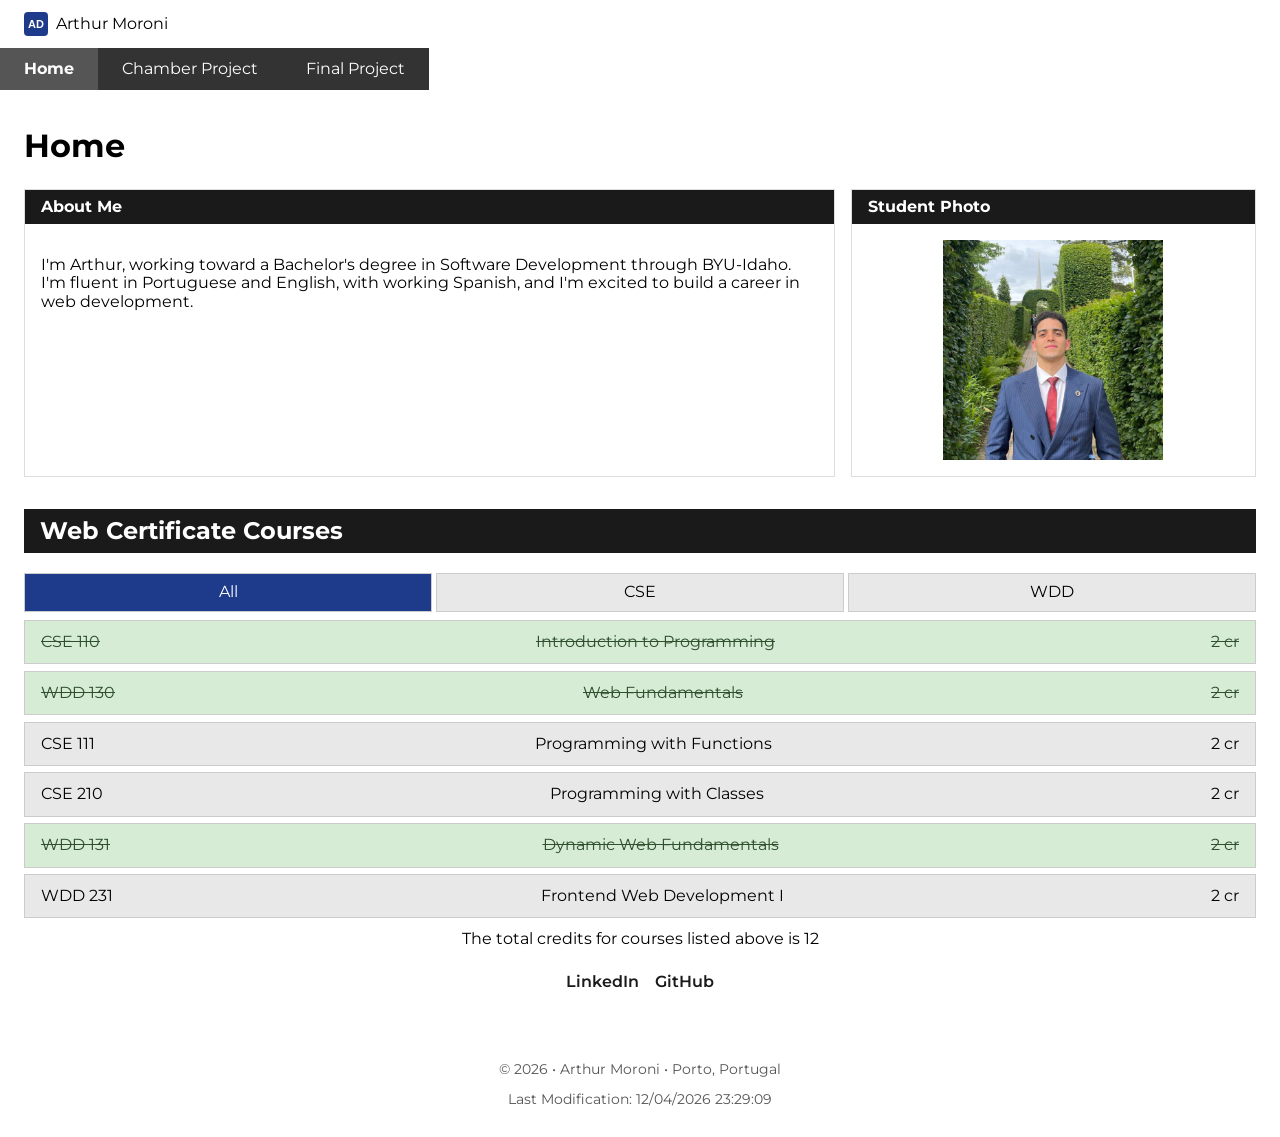
<file: index.html>
<!DOCTYPE html>
<html lang="en">

<head>
  <meta charset="UTF-8">
  <meta name="viewport" content="width=device-width, initial-scale=1.0">
  <meta name="description"
    content="Course home page for Arthur Moroni's WDD 231 repository, with a dynamic course list.">
  <meta name="author" content="Arthur Moroni">
  <link rel="icon" type="image/svg+xml" href="images/logo.svg">

  <!-- Google Fonts -->
  <link rel="preconnect" href="https://fonts.googleapis.com">
  <link rel="preconnect" href="https://fonts.gstatic.com" crossorigin>
  <link href="https://fonts.googleapis.com/css2?family=Montserrat:wght@400;700&display=swap" rel="stylesheet">

  <!-- Open Graph -->
  <meta property="og:title" content="WDD 231 – Arthur Moroni">
  <meta property="og:description"
    content="Arthur Moroni's course home page for WDD 231 Web Frontend Development I, with projects and a dynamic list of web certificate courses.">
  <meta property="og:image" content="https://arthurrmoroni.github.io/wdd231/images/profile.jpg">
  <meta property="og:url" content="https://arthurrmoroni.github.io/wdd231/">

  <title>WDD 231 – Arthur Moroni</title>
  <link rel="stylesheet" href="styles/normalize.css">
  <link rel="stylesheet" href="styles/styles.css">
  <script src="scripts/navigation.js" defer></script>
  <script src="scripts/date.js" defer></script>
  <script src="scripts/course.js" defer></script>
</head>

<body>
  <header>
    <img src="images/logo.svg" alt="Arthur Moroni logo" width="24" height="24">
    <span>Arthur Moroni</span>
    <button id="nav-button" class="hamburger" aria-label="Toggle navigation" aria-expanded="false"></button>
  </header>

  <nav id="primary-nav">
    <ul>
      <li><a href="index.html" aria-current="page">Home</a></li>
      <li><a href="chamber/">Chamber Project</a></li>
      <li><a href="chamber/">Final Project</a></li>
    </ul>
  </nav>

  <main>
    <h1>Home</h1>

    <div class="about-grid">
      <section class="about-me">
        <h2>About Me</h2>
        <p>I'm Arthur, working toward a Bachelor's degree in
          Software Development through BYU-Idaho. I'm fluent in Portuguese and English, with working Spanish, and I'm
          excited to build a career in web development.</p>
      </section>
      <section class="student-photo">
        <h2>Student Photo</h2>
        <img src="images/profile.jpg" alt="Photo of Arthur Moroni">
      </section>
    </div>

    <section id="courses">
      <h2>Web Certificate Courses</h2>
      <div class="filters">
        <button data-subject="all" class="active">All</button>
        <button data-subject="CSE">CSE</button>
        <button data-subject="WDD">WDD</button>
      </div>
      <div id="course-list"></div>
      <p>The total credits for courses listed above is <span id="credit-total">0</span></p>
    </section>

    <div class="social-links">
      <a href="https://www.linkedin.com/in/arthurmoroni" aria-label="LinkedIn" target="_blank">LinkedIn</a>
      <a href="https://github.com/arthurrmoroni" aria-label="GitHub" target="_blank">GitHub</a>
    </div>

    <dialog id="course-details"></dialog>
  </main>

  <footer>
    <p>&copy; <span id="year"></span> &bull; Arthur Moroni &bull; Porto, Portugal</p>
    <p>Last Modification: <span id="lastModified"></span></p>
  </footer>
</body>

</html>
</file>
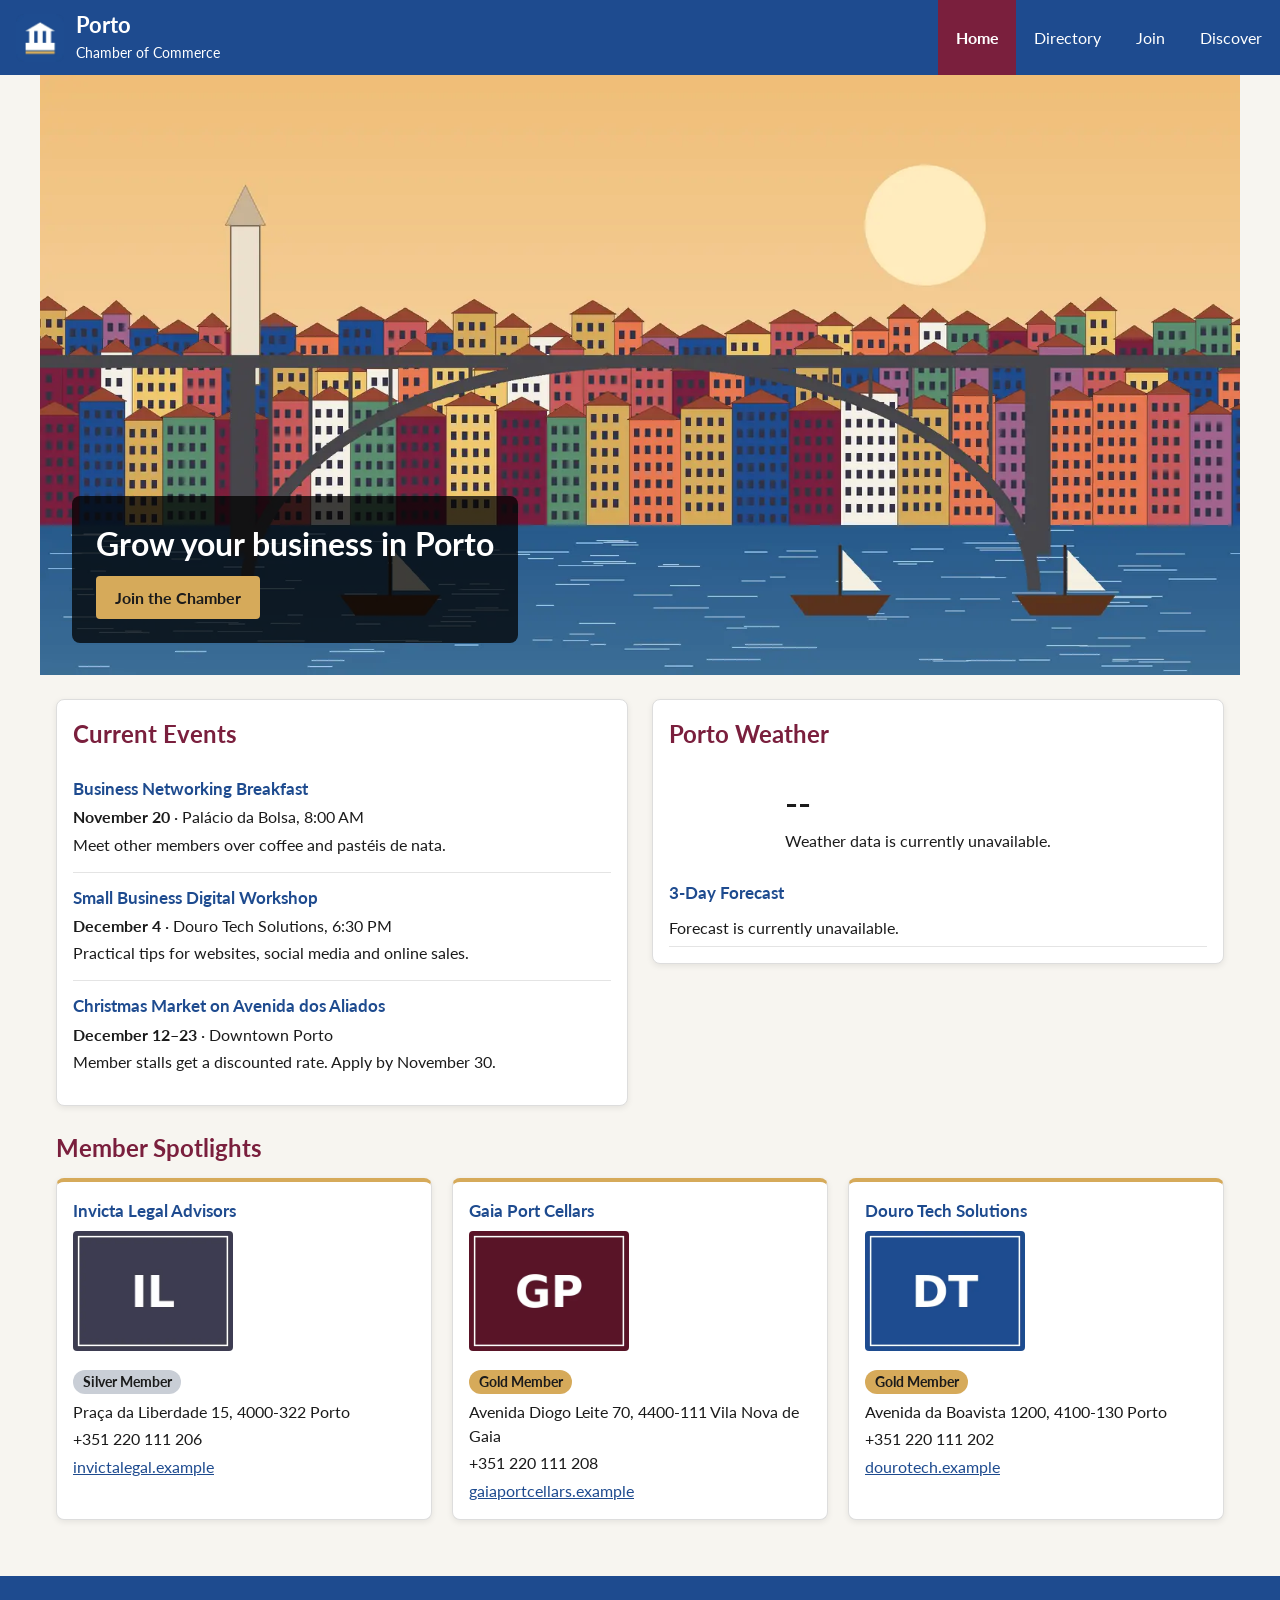
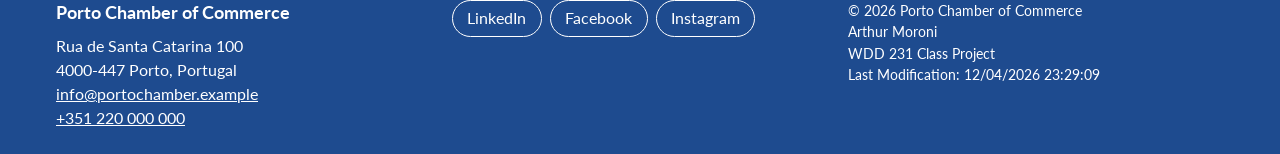
<file: chamber/index.html>
<!DOCTYPE html>
<html lang="en">

<head>
  <meta charset="UTF-8">
  <meta name="viewport" content="width=device-width, initial-scale=1.0">
  <title>Porto Chamber of Commerce</title>
  <meta name="description"
    content="The Porto Chamber of Commerce connects local businesses in Porto and Vila Nova de Gaia. See upcoming events, local weather and member spotlights.">
  <meta name="author" content="Arthur Moroni">

  <!-- Open Graph -->
  <meta property="og:title" content="Porto Chamber of Commerce">
  <meta property="og:description"
    content="Connecting and growing local businesses in Porto and Vila Nova de Gaia.">
  <meta property="og:image" content="https://arthurrmoroni.github.io/wdd231/chamber/images/og-image.jpg">
  <meta property="og:url" content="https://arthurrmoroni.github.io/wdd231/chamber/index.html">
  <meta property="og:type" content="website">

  <link rel="icon" href="favicon.ico">
  <link rel="preconnect" href="https://fonts.googleapis.com">
  <link rel="preconnect" href="https://fonts.gstatic.com" crossorigin>
  <link href="https://fonts.googleapis.com/css2?family=Lato:wght@400;700&display=swap" rel="stylesheet">
  <link rel="stylesheet" href="styles/normalize.css">
  <link rel="stylesheet" href="styles/small.css">
  <link rel="stylesheet" href="styles/larger.css">
  <script src="scripts/common.js" defer></script>
  <script src="scripts/home.js" defer></script>
</head>

<body>
  <header>
    <div class="header-inner">
      <a href="index.html" class="brand">
        <img src="images/chamber-logo.webp" alt="Porto Chamber of Commerce logo" width="48" height="48">
        <span>Porto<br><small>Chamber of Commerce</small></span>
      </a>
      <button id="menu" class="menu-button" aria-label="Toggle navigation" aria-expanded="false"
        aria-controls="primary-nav"></button>
    </div>
    <nav id="primary-nav">
      <ul>
        <li><a href="index.html" aria-current="page">Home</a></li>
        <li><a href="directory.html">Directory</a></li>
        <li><a href="join.html">Join</a></li>
        <li><a href="discover.html">Discover</a></li>
      </ul>
    </nav>
  </header>

  <main class="home">
    <section class="hero">
      <img src="images/hero-large.webp" srcset="images/hero-small.webp 800w, images/hero-large.webp 1600w"
        sizes="(min-width: 75rem) 1200px, 100vw"
        alt="Illustration of the colorful Ribeira riverfront in Porto with the Dom Luís I bridge over the Douro River"
        width="1600" height="800">
      <div class="hero-text">
        <h1>Grow your business in Porto</h1>
        <a href="join.html" class="cta">Join the Chamber</a>
      </div>
    </section>

    <section class="events card">
      <h2>Current Events</h2>
      <ul>
        <li>
          <h3>Business Networking Breakfast</h3>
          <p><strong>November 20</strong> · Palácio da Bolsa, 8:00 AM</p>
          <p>Meet other members over coffee and pastéis de nata.</p>
        </li>
        <li>
          <h3>Small Business Digital Workshop</h3>
          <p><strong>December 4</strong> · Douro Tech Solutions, 6:30 PM</p>
          <p>Practical tips for websites, social media and online sales.</p>
        </li>
        <li>
          <h3>Christmas Market on Avenida dos Aliados</h3>
          <p><strong>December 12–23</strong> · Downtown Porto</p>
          <p>Member stalls get a discounted rate. Apply by November 30.</p>
        </li>
      </ul>
    </section>

    <section class="weather card">
      <h2>Porto Weather</h2>
      <div class="current">
        <div id="weather-icon" class="weather-icon"></div>
        <div>
          <p class="temp" id="current-temp">--</p>
          <p id="weather-desc">Loading current weather…</p>
        </div>
      </div>
      <h3>3-Day Forecast</h3>
      <ul id="forecast">
        <li>Loading forecast…</li>
      </ul>
    </section>

    <section class="spotlights">
      <h2>Member Spotlights</h2>
      <div id="spotlight-cards"></div>
    </section>
  </main>

  <footer>
    <div class="footer-inner">
      <div class="contact">
        <h2>Porto Chamber of Commerce</h2>
        <p>Rua de Santa Catarina 100<br>4000-447 Porto, Portugal</p>
        <p><a href="mailto:info@portochamber.example">info@portochamber.example</a></p>
        <p><a href="tel:+351220000000">+351 220 000 000</a></p>
      </div>
      <div class="social">
        <a href="https://www.linkedin.com" target="_blank" rel="noopener">LinkedIn</a>
        <a href="https://www.facebook.com" target="_blank" rel="noopener">Facebook</a>
        <a href="https://www.instagram.com" target="_blank" rel="noopener">Instagram</a>
      </div>
      <div class="dev-info">
        <p>&copy; <span id="year"></span> Porto Chamber of Commerce</p>
        <p>Arthur Moroni</p>
        <p>WDD 231 Class Project</p>
        <p>Last Modification: <span id="lastModified"></span></p>
      </div>
    </div>
  </footer>
</body>

</html>
</file>
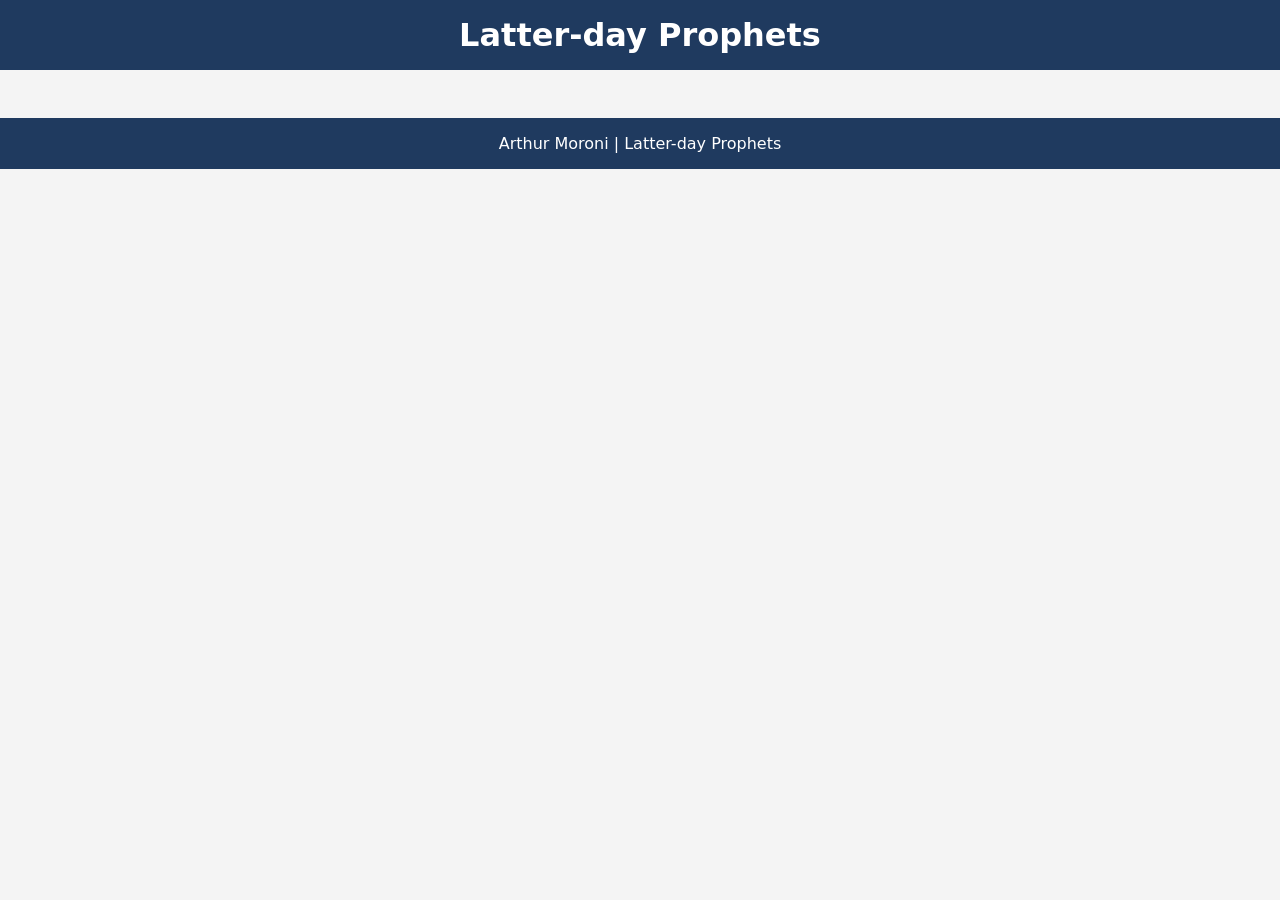
<file: prophets.html>
<!DOCTYPE html>
<html lang="en">

<head>
    <meta charset="UTF-8">
    <meta name="viewport" content="width=device-width, initial-scale=1.0">
    <meta name="description" content="Latter-day Prophets cards built dynamically with the Fetch API.">
    <meta name="author" content="Arthur Moroni">
    <title>Latter-day Prophets – Arthur Moroni</title>
    <link rel="icon" href="favicon.ico">
    <link rel="stylesheet" href="styles/prophets.css">
    <script src="scripts/prophets.js" defer></script>
</head>

<body>
    <header>
        <h1>Latter-day Prophets</h1>
    </header>
    <main>
        <div id="cards"></div>
    </main>
    <footer>
        Arthur Moroni | Latter-day Prophets
    </footer>
</body>

</html>
</file>
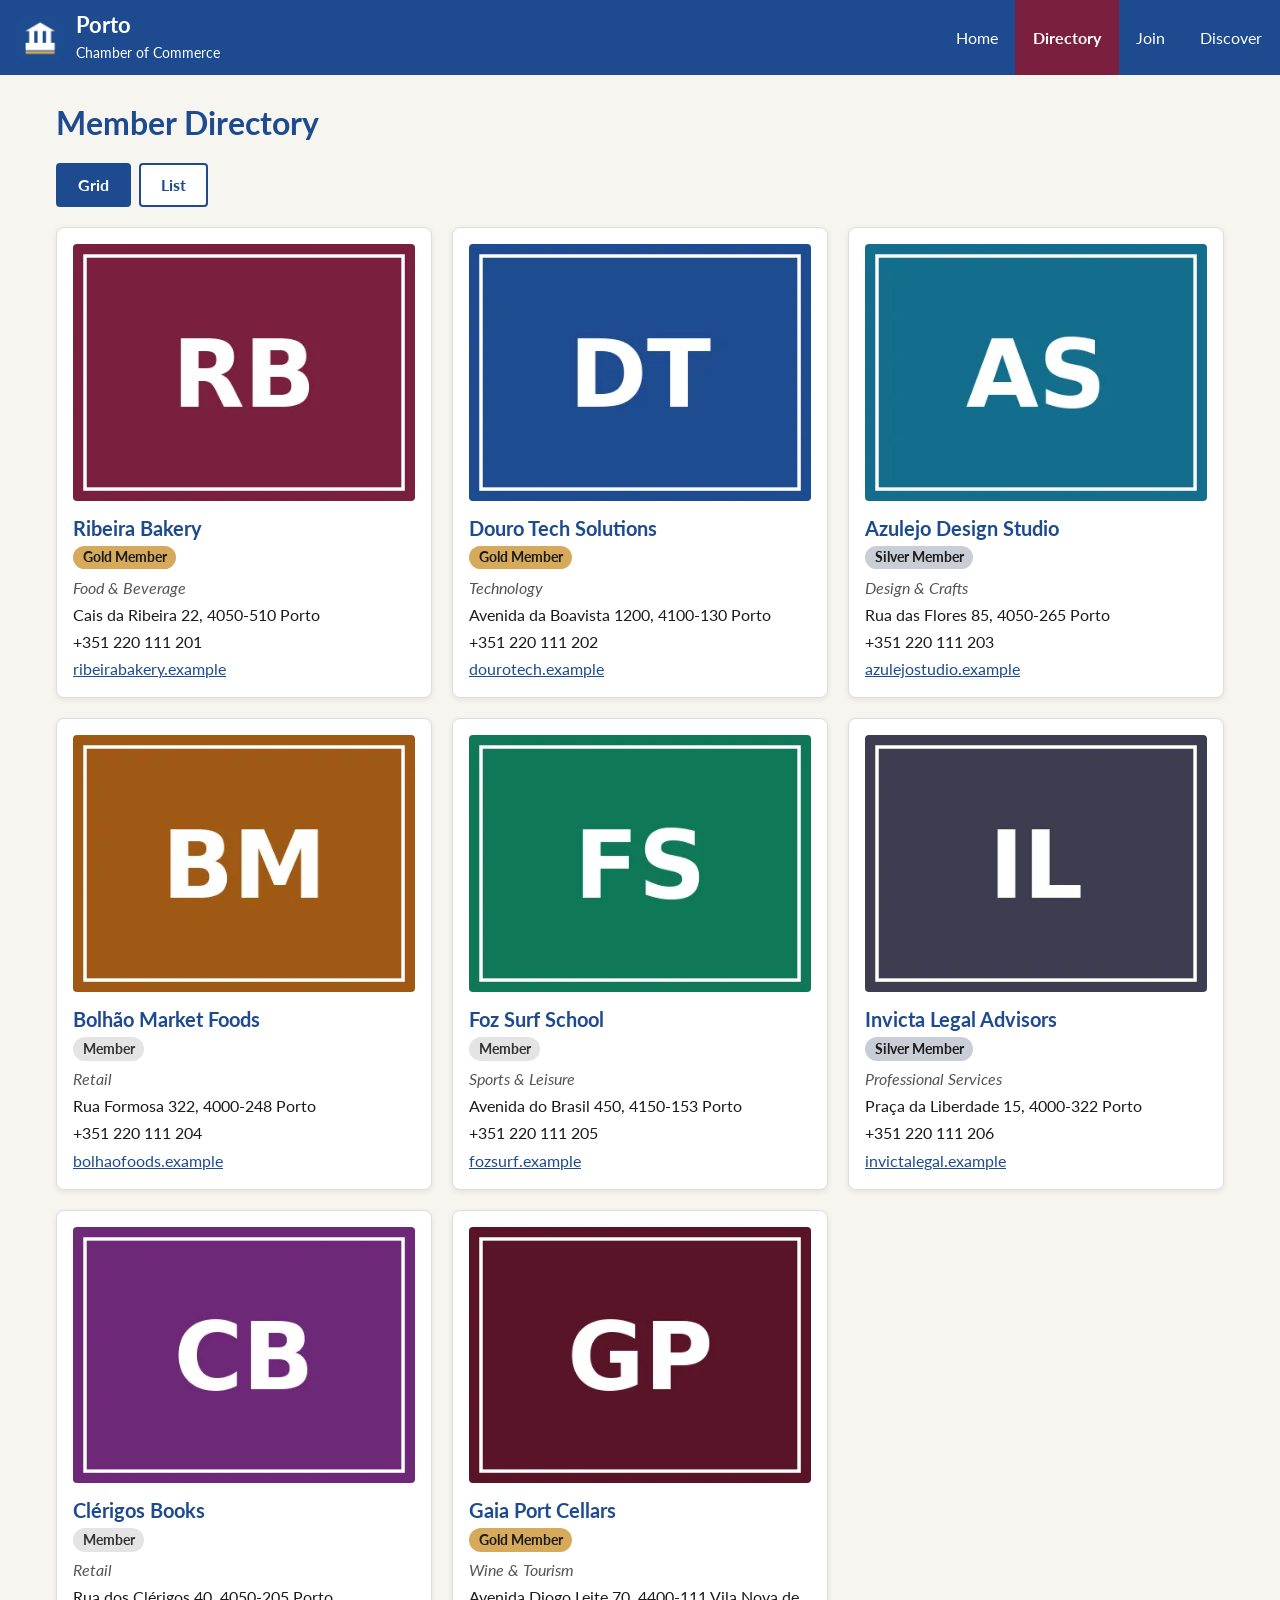
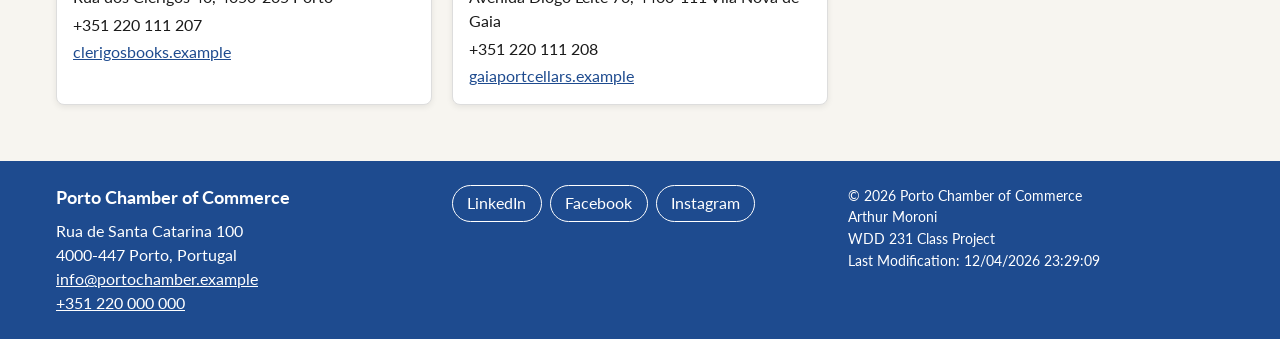
<file: chamber/directory.html>
<!DOCTYPE html>
<html lang="en">

<head>
  <meta charset="UTF-8">
  <meta name="viewport" content="width=device-width, initial-scale=1.0">
  <title>Directory | Porto Chamber of Commerce</title>
  <meta name="description"
    content="Browse the member directory of the Porto Chamber of Commerce: local businesses, contacts and membership levels.">
  <meta name="author" content="Arthur Moroni">

  <!-- Open Graph -->
  <meta property="og:title" content="Directory | Porto Chamber of Commerce">
  <meta property="og:description"
    content="Find and connect with member businesses of the Porto Chamber of Commerce in Porto and Vila Nova de Gaia.">
  <meta property="og:image" content="https://arthurrmoroni.github.io/wdd231/chamber/images/og-image.jpg">
  <meta property="og:url" content="https://arthurrmoroni.github.io/wdd231/chamber/directory.html">
  <meta property="og:type" content="website">

  <link rel="icon" href="favicon.ico">
  <link rel="preconnect" href="https://fonts.googleapis.com">
  <link rel="preconnect" href="https://fonts.gstatic.com" crossorigin>
  <link href="https://fonts.googleapis.com/css2?family=Lato:wght@400;700&display=swap" rel="stylesheet">
  <link rel="stylesheet" href="styles/normalize.css">
  <link rel="stylesheet" href="styles/small.css">
  <link rel="stylesheet" href="styles/larger.css">
  <script src="scripts/common.js" defer></script>
  <script src="scripts/directory.js" defer></script>
</head>

<body>
  <header>
    <div class="header-inner">
      <a href="index.html" class="brand">
        <img src="images/chamber-logo.webp" alt="Porto Chamber of Commerce logo" width="48" height="48">
        <span>Porto<br><small>Chamber of Commerce</small></span>
      </a>
      <button id="menu" class="menu-button" aria-label="Toggle navigation" aria-expanded="false"
        aria-controls="primary-nav"></button>
    </div>
    <nav id="primary-nav">
      <ul>
        <li><a href="index.html">Home</a></li>
        <li><a href="directory.html" aria-current="page">Directory</a></li>
        <li><a href="join.html">Join</a></li>
        <li><a href="discover.html">Discover</a></li>
      </ul>
    </nav>
  </header>

  <main>
    <h1>Member Directory</h1>

    <div class="view-toggle" role="group" aria-label="Choose directory layout">
      <button id="grid-btn" class="active" aria-pressed="true">Grid</button>
      <button id="list-btn" aria-pressed="false">List</button>
    </div>

    <div id="members" class="grid" aria-live="polite"></div>
  </main>

  <footer>
    <div class="footer-inner">
      <div class="contact">
        <h2>Porto Chamber of Commerce</h2>
        <p>Rua de Santa Catarina 100<br>4000-447 Porto, Portugal</p>
        <p><a href="mailto:info@portochamber.example">info@portochamber.example</a></p>
        <p><a href="tel:+351220000000">+351 220 000 000</a></p>
      </div>
      <div class="social">
        <a href="https://www.linkedin.com" target="_blank" rel="noopener">LinkedIn</a>
        <a href="https://www.facebook.com" target="_blank" rel="noopener">Facebook</a>
        <a href="https://www.instagram.com" target="_blank" rel="noopener">Instagram</a>
      </div>
      <div class="dev-info">
        <p>&copy; <span id="year"></span> Porto Chamber of Commerce</p>
        <p>Arthur Moroni</p>
        <p>WDD 231 Class Project</p>
        <p>Last Modification: <span id="lastModified"></span></p>
      </div>
    </div>
  </footer>
</body>

</html>
</file>
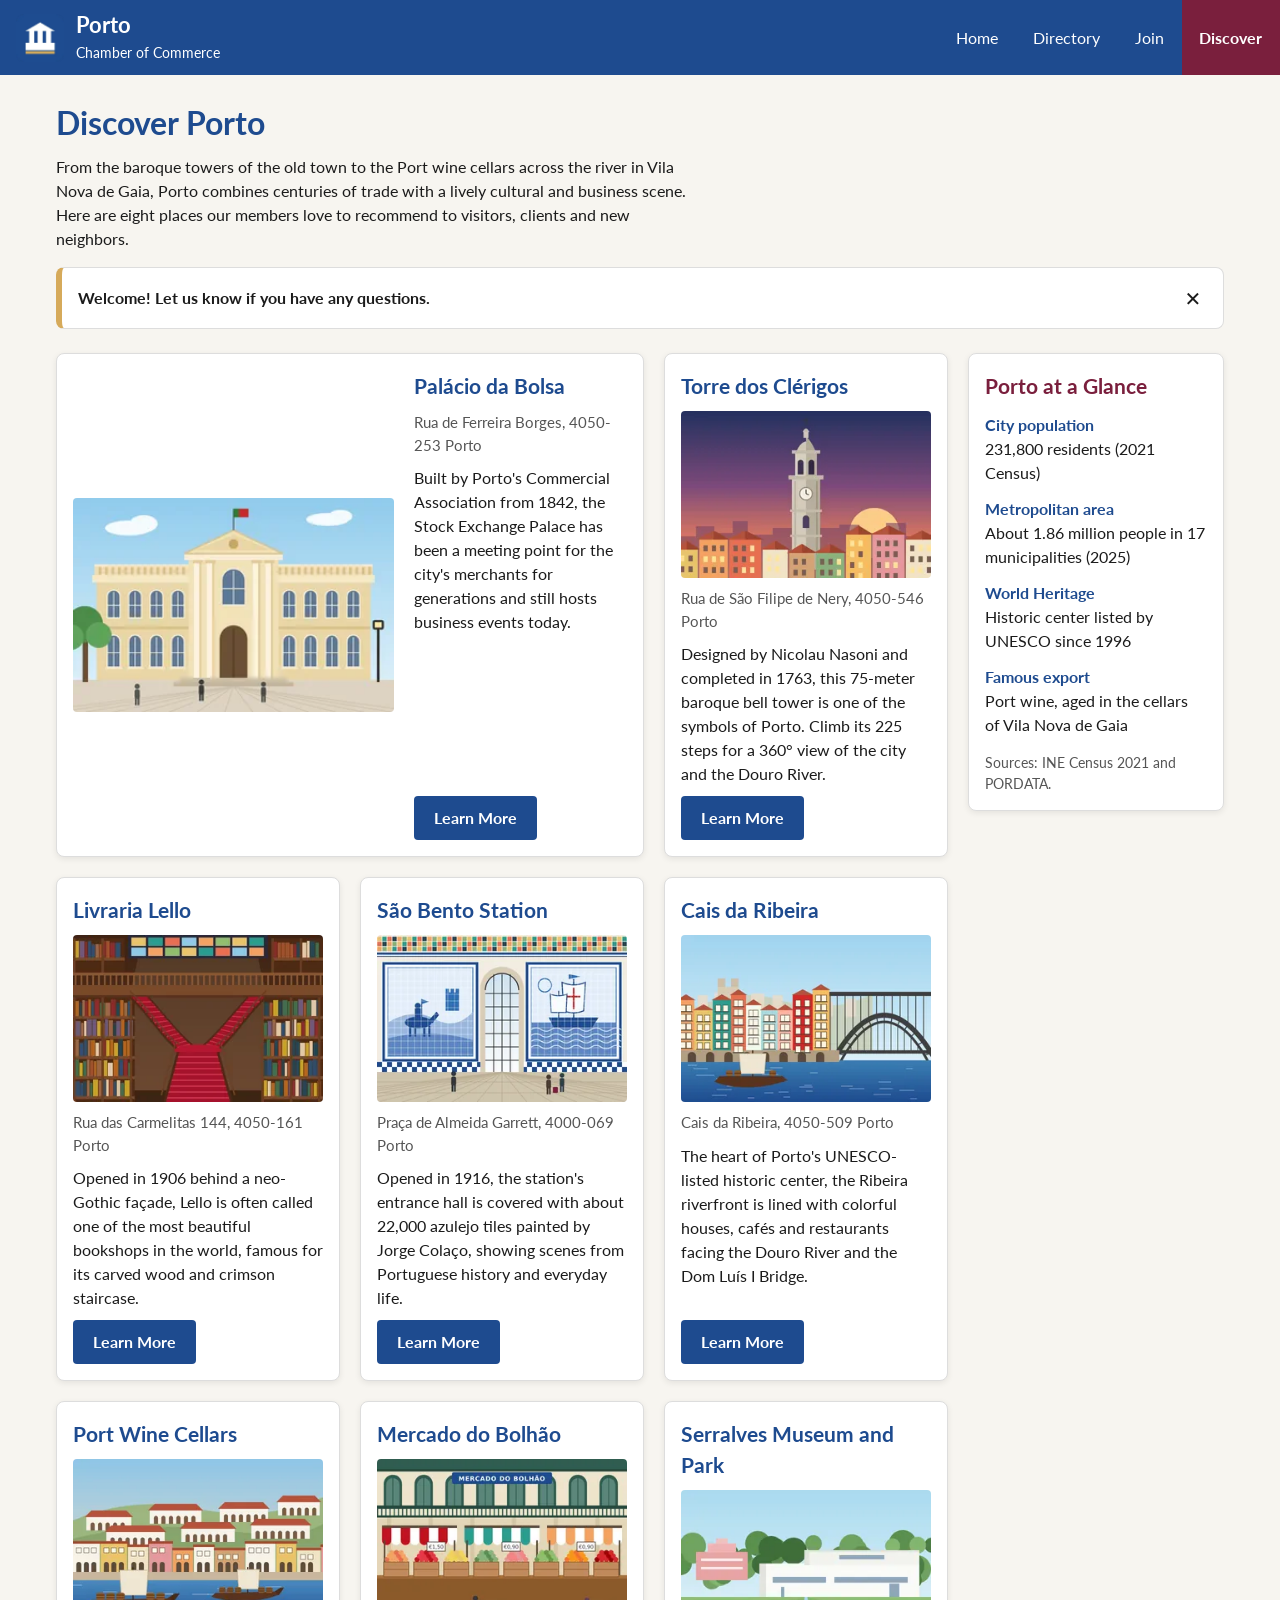
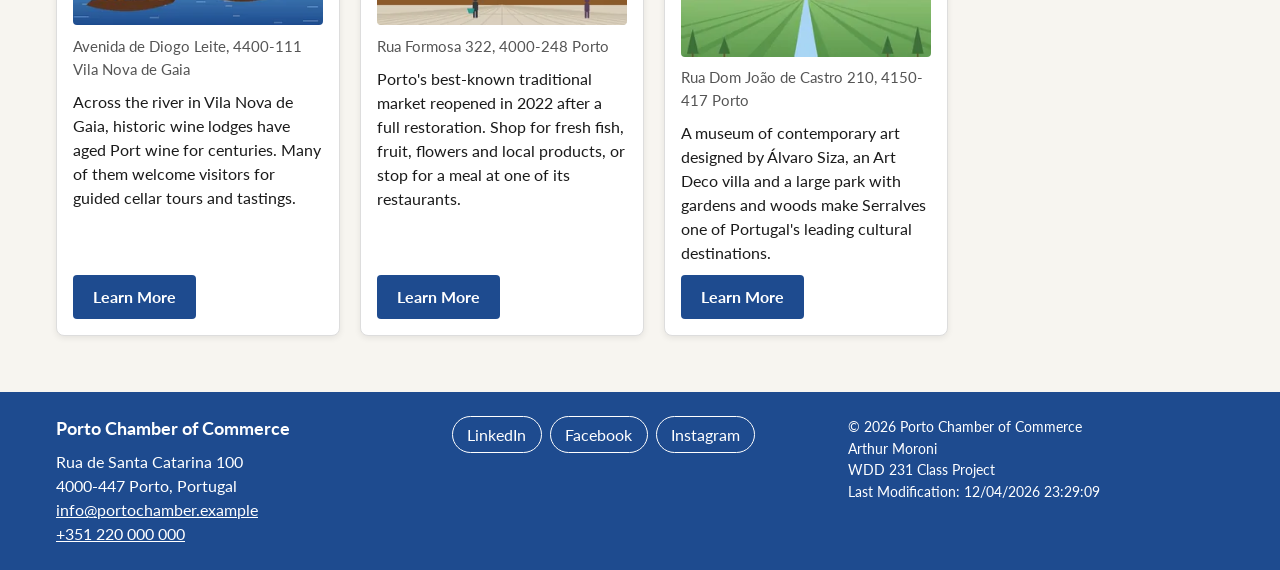
<file: chamber/discover.html>
<!DOCTYPE html>
<html lang="en">

<head>
  <meta charset="UTF-8">
  <meta name="viewport" content="width=device-width, initial-scale=1.0">
  <title>Discover Porto | Porto Chamber of Commerce</title>
  <meta name="description"
    content="Discover Porto with the Porto Chamber of Commerce: eight places to visit, key facts about the city and why it is a great place to live, visit and do business.">
  <meta name="author" content="Arthur Moroni">

  <!-- Open Graph -->
  <meta property="og:title" content="Discover Porto | Porto Chamber of Commerce">
  <meta property="og:description"
    content="Eight places to discover in Porto and Vila Nova de Gaia, recommended by the Porto Chamber of Commerce.">
  <meta property="og:image" content="https://arthurrmoroni.github.io/wdd231/chamber/images/og-image.jpg">
  <meta property="og:url" content="https://arthurrmoroni.github.io/wdd231/chamber/discover.html">
  <meta property="og:type" content="website">

  <link rel="icon" href="favicon.ico">
  <link rel="preconnect" href="https://fonts.googleapis.com">
  <link rel="preconnect" href="https://fonts.gstatic.com" crossorigin>
  <link href="https://fonts.googleapis.com/css2?family=Lato:wght@400;700&display=swap" rel="stylesheet">
  <link rel="stylesheet" href="styles/normalize.css">
  <link rel="stylesheet" href="styles/small.css">
  <link rel="stylesheet" href="styles/larger.css">
  <link rel="stylesheet" href="styles/discover.css">
  <script src="scripts/common.js" defer></script>
  <script type="module" src="scripts/discover.js"></script>
</head>

<body>
  <header>
    <div class="header-inner">
      <a href="index.html" class="brand">
        <img src="images/chamber-logo.webp" alt="Porto Chamber of Commerce logo" width="48" height="48">
        <span>Porto<br><small>Chamber of Commerce</small></span>
      </a>
      <button id="menu" class="menu-button" aria-label="Toggle navigation" aria-expanded="false"
        aria-controls="primary-nav"></button>
    </div>
    <nav id="primary-nav">
      <ul>
        <li><a href="index.html">Home</a></li>
        <li><a href="directory.html">Directory</a></li>
        <li><a href="join.html">Join</a></li>
        <li><a href="discover.html" aria-current="page">Discover</a></li>
      </ul>
    </nav>
  </header>

  <main>
    <div class="discover-intro">
      <h1>Discover Porto</h1>
      <p>From the baroque towers of the old town to the Port wine cellars across the river in Vila Nova de Gaia,
        Porto combines centuries of trade with a lively cultural and business scene. Here are eight places our
        members love to recommend to visitors, clients and new neighbors.</p>
    </div>

    <div id="visit-banner" class="visit-message">
      <p id="visit-text">Welcome! Let us know if you have any questions.</p>
      <button type="button" id="visit-close" class="visit-close" aria-label="Close message">&#10005;</button>
    </div>

    <div id="discover-grid" class="discover-grid">
      <section id="facts" class="card facts">
        <h2>Porto at a Glance</h2>
        <dl>
          <div>
            <dt>City population</dt>
            <dd>231,800 residents (2021 Census)</dd>
          </div>
          <div>
            <dt>Metropolitan area</dt>
            <dd>About 1.86 million people in 17 municipalities (2025)</dd>
          </div>
          <div>
            <dt>World Heritage</dt>
            <dd>Historic center listed by UNESCO since 1996</dd>
          </div>
          <div>
            <dt>Famous export</dt>
            <dd>Port wine, aged in the cellars of Vila Nova de Gaia</dd>
          </div>
        </dl>
        <p class="source">Sources: INE Census 2021 and PORDATA.</p>
      </section>
    </div>

    <dialog id="place-dialog" class="level-modal"></dialog>
  </main>

  <footer>
    <div class="footer-inner">
      <div class="contact">
        <h2>Porto Chamber of Commerce</h2>
        <p>Rua de Santa Catarina 100<br>4000-447 Porto, Portugal</p>
        <p><a href="mailto:info@portochamber.example">info@portochamber.example</a></p>
        <p><a href="tel:+351220000000">+351 220 000 000</a></p>
      </div>
      <div class="social">
        <a href="https://www.linkedin.com" target="_blank" rel="noopener">LinkedIn</a>
        <a href="https://www.facebook.com" target="_blank" rel="noopener">Facebook</a>
        <a href="https://www.instagram.com" target="_blank" rel="noopener">Instagram</a>
      </div>
      <div class="dev-info">
        <p>&copy; <span id="year"></span> Porto Chamber of Commerce</p>
        <p>Arthur Moroni</p>
        <p>WDD 231 Class Project</p>
        <p>Last Modification: <span id="lastModified"></span></p>
      </div>
    </div>
  </footer>
</body>

</html>
</file>
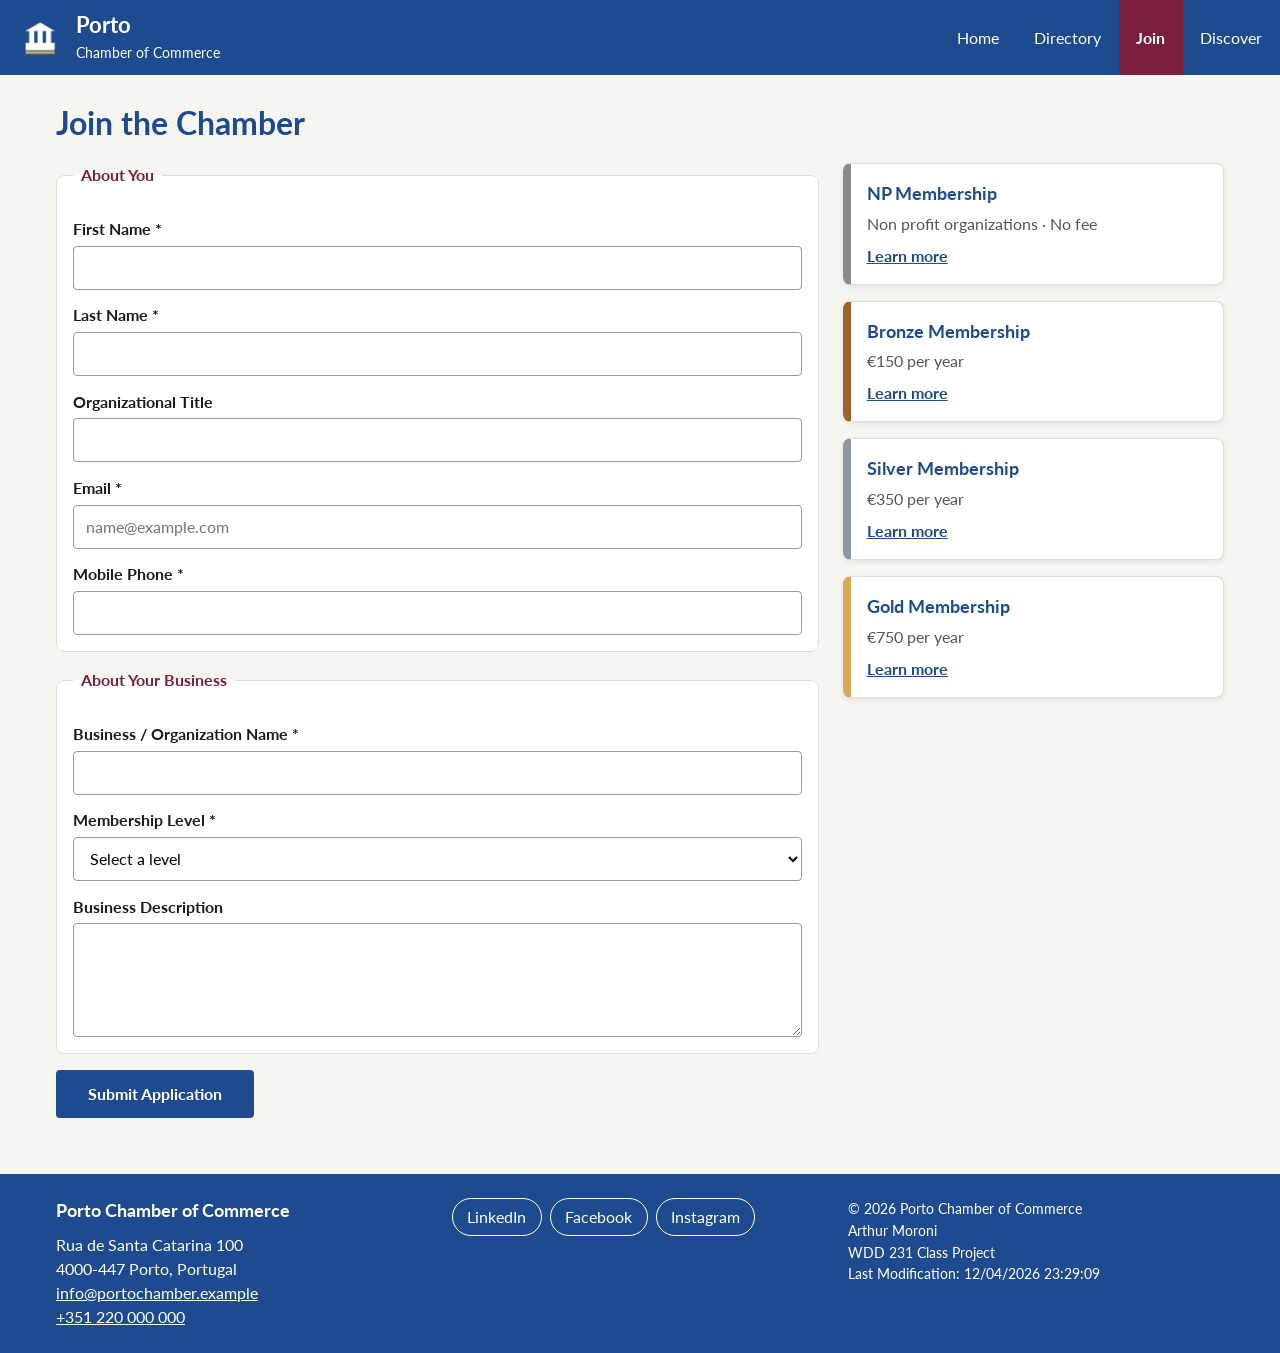
<file: chamber/join.html>
<!DOCTYPE html>
<html lang="en">

<head>
  <meta charset="UTF-8">
  <meta name="viewport" content="width=device-width, initial-scale=1.0">
  <title>Join | Porto Chamber of Commerce</title>
  <meta name="description"
    content="Apply for membership in the Porto Chamber of Commerce and compare the NP, Bronze, Silver and Gold membership levels.">
  <meta name="author" content="Arthur Moroni">

  <!-- Open Graph -->
  <meta property="og:title" content="Join | Porto Chamber of Commerce">
  <meta property="og:description"
    content="Become a member of the Porto Chamber of Commerce and grow your business in Porto and Vila Nova de Gaia.">
  <meta property="og:image" content="https://arthurrmoroni.github.io/wdd231/chamber/images/og-image.jpg">
  <meta property="og:url" content="https://arthurrmoroni.github.io/wdd231/chamber/join.html">
  <meta property="og:type" content="website">

  <link rel="icon" href="favicon.ico">
  <link rel="preconnect" href="https://fonts.googleapis.com">
  <link rel="preconnect" href="https://fonts.gstatic.com" crossorigin>
  <link href="https://fonts.googleapis.com/css2?family=Lato:wght@400;700&display=swap" rel="stylesheet">
  <link rel="stylesheet" href="styles/normalize.css">
  <link rel="stylesheet" href="styles/small.css">
  <link rel="stylesheet" href="styles/larger.css">
  <script src="scripts/common.js" defer></script>
  <script src="scripts/join.js" defer></script>
</head>

<body>
  <header>
    <div class="header-inner">
      <a href="index.html" class="brand">
        <img src="images/chamber-logo.webp" alt="Porto Chamber of Commerce logo" width="48" height="48">
        <span>Porto<br><small>Chamber of Commerce</small></span>
      </a>
      <button id="menu" class="menu-button" aria-label="Toggle navigation" aria-expanded="false"
        aria-controls="primary-nav"></button>
    </div>
    <nav id="primary-nav">
      <ul>
        <li><a href="index.html">Home</a></li>
        <li><a href="directory.html">Directory</a></li>
        <li><a href="join.html" aria-current="page">Join</a></li>
        <li><a href="discover.html">Discover</a></li>
      </ul>
    </nav>
  </header>

  <main>
    <h1>Join the Chamber</h1>

    <div class="join">
      <form class="join-form" action="thankyou.html" method="get">
        <fieldset>
          <legend>About You</legend>

          <label>First Name *
            <input type="text" name="first" title="Enter your first name" autocomplete="given-name" required>
          </label>

          <label>Last Name *
            <input type="text" name="last" title="Enter your last name" autocomplete="family-name" required>
          </label>

          <label>Organizational Title
            <input type="text" name="orgtitle" autocomplete="organization-title" pattern="[A-Za-z\- ]{7,}"
              title="Letters, hyphens and spaces only, at least 7 characters">
          </label>

          <label>Email *
            <input type="email" name="email" title="Enter a valid email address" autocomplete="email"
              placeholder="name@example.com" required>
          </label>

          <label>Mobile Phone *
            <input type="tel" name="phone" title="Enter your mobile phone number" autocomplete="tel" required>
          </label>
        </fieldset>

        <fieldset>
          <legend>About Your Business</legend>

          <label>Business / Organization Name *
            <input type="text" name="business" title="Enter your business or organization name"
              autocomplete="organization" required>
          </label>

          <label>Membership Level *
            <select name="membership" title="Choose a membership level" required>
              <option value="" disabled selected>Select a level</option>
              <option value="np">NP Membership (non profit, no fee)</option>
              <option value="bronze">Bronze Membership</option>
              <option value="silver">Silver Membership</option>
              <option value="gold">Gold Membership</option>
            </select>
          </label>

          <label>Business Description
            <textarea name="description" rows="4" title="Tell us briefly about your business"></textarea>
          </label>
        </fieldset>

        <input type="hidden" name="timestamp" id="timestamp">

        <input type="submit" value="Submit Application">
      </form>

      <section class="levels" aria-label="Membership levels">
        <div class="level-card np">
          <h2>NP Membership</h2>
          <p>Non profit organizations · No fee</p>
          <a href="#np-modal" data-modal="np-modal">Learn more</a>
        </div>
        <div class="level-card bronze">
          <h2>Bronze Membership</h2>
          <p>€150 per year</p>
          <a href="#bronze-modal" data-modal="bronze-modal">Learn more</a>
        </div>
        <div class="level-card silver">
          <h2>Silver Membership</h2>
          <p>€350 per year</p>
          <a href="#silver-modal" data-modal="silver-modal">Learn more</a>
        </div>
        <div class="level-card gold">
          <h2>Gold Membership</h2>
          <p>€750 per year</p>
          <a href="#gold-modal" data-modal="gold-modal">Learn more</a>
        </div>
      </section>
    </div>

    <dialog id="np-modal" class="level-modal" aria-labelledby="np-title">
      <button type="button" class="close-modal" aria-label="Close">✕</button>
      <h2 id="np-title">NP Membership</h2>
      <p class="price">No fee · For non profit organizations</p>
      <ul>
        <li>Listing in the member directory</li>
        <li>Monthly chamber newsletter</li>
        <li>Invitations to community networking events</li>
      </ul>
    </dialog>

    <dialog id="bronze-modal" class="level-modal" aria-labelledby="bronze-title">
      <button type="button" class="close-modal" aria-label="Close">✕</button>
      <h2 id="bronze-title">Bronze Membership</h2>
      <p class="price">€150 per year</p>
      <ul>
        <li>All NP benefits</li>
        <li>10% discount on chamber events</li>
        <li>Access to monthly business training workshops</li>
        <li>Logo on the member directory listing</li>
      </ul>
    </dialog>

    <dialog id="silver-modal" class="level-modal" aria-labelledby="silver-title">
      <button type="button" class="close-modal" aria-label="Close">✕</button>
      <h2 id="silver-title">Silver Membership</h2>
      <p class="price">€350 per year</p>
      <ul>
        <li>All Bronze benefits</li>
        <li>20% discount on chamber events</li>
        <li>Eligible for spotlight positions on the home page</li>
        <li>One featured post per quarter on chamber social media</li>
      </ul>
    </dialog>

    <dialog id="gold-modal" class="level-modal" aria-labelledby="gold-title">
      <button type="button" class="close-modal" aria-label="Close">✕</button>
      <h2 id="gold-title">Gold Membership</h2>
      <p class="price">€750 per year</p>
      <ul>
        <li>All Silver benefits</li>
        <li>Free entry to all chamber events</li>
        <li>Priority spotlight position on the home page</li>
        <li>Banner advertising in the monthly newsletter</li>
        <li>Invitation to the annual Gold members' dinner</li>
      </ul>
    </dialog>
  </main>

  <footer>
    <div class="footer-inner">
      <div class="contact">
        <h2>Porto Chamber of Commerce</h2>
        <p>Rua de Santa Catarina 100<br>4000-447 Porto, Portugal</p>
        <p><a href="mailto:info@portochamber.example">info@portochamber.example</a></p>
        <p><a href="tel:+351220000000">+351 220 000 000</a></p>
      </div>
      <div class="social">
        <a href="https://www.linkedin.com" target="_blank" rel="noopener">LinkedIn</a>
        <a href="https://www.facebook.com" target="_blank" rel="noopener">Facebook</a>
        <a href="https://www.instagram.com" target="_blank" rel="noopener">Instagram</a>
      </div>
      <div class="dev-info">
        <p>&copy; <span id="year"></span> Porto Chamber of Commerce</p>
        <p>Arthur Moroni</p>
        <p>WDD 231 Class Project</p>
        <p>Last Modification: <span id="lastModified"></span></p>
      </div>
    </div>
  </footer>
</body>

</html>
</file>
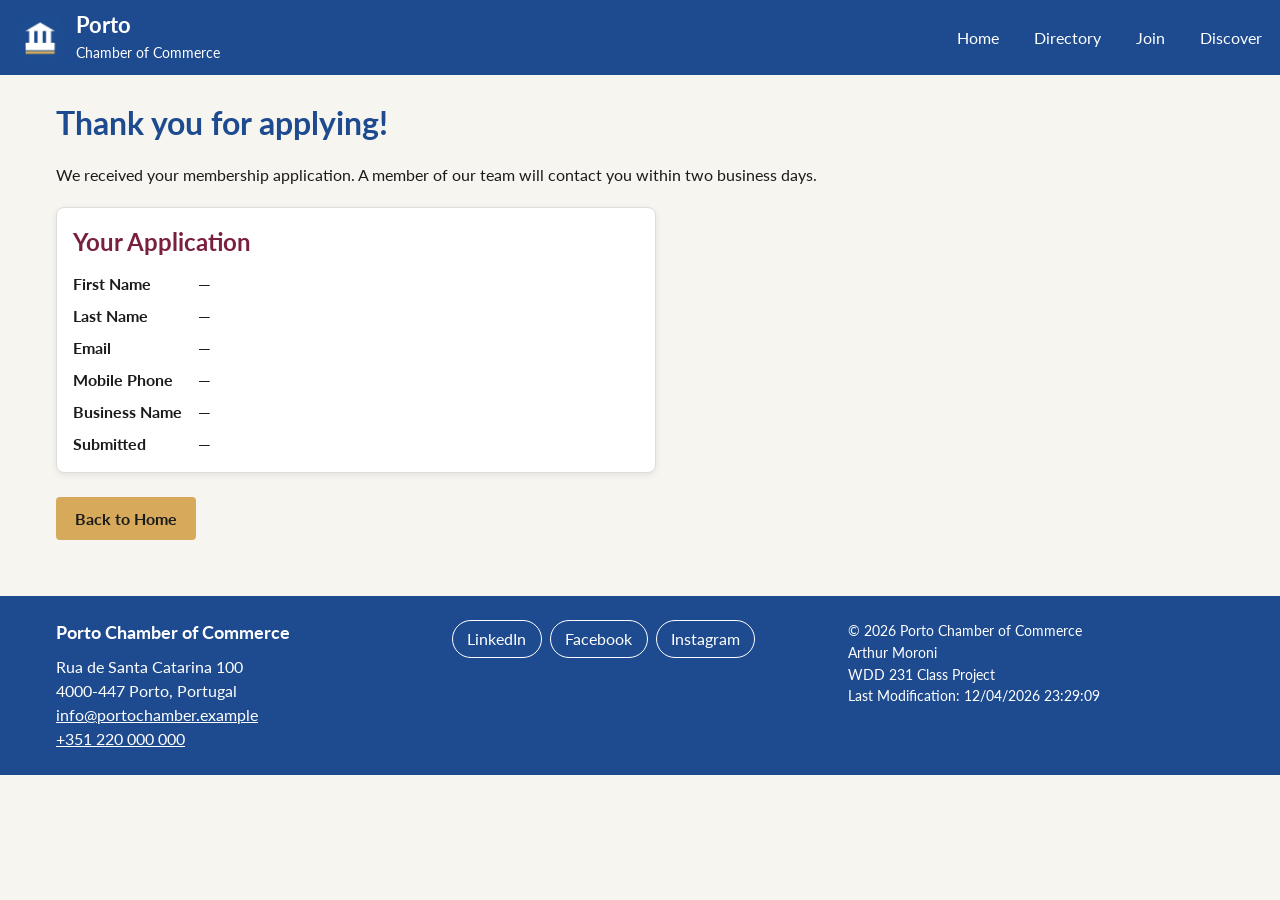
<file: chamber/thankyou.html>
<!DOCTYPE html>
<html lang="en">

<head>
  <meta charset="UTF-8">
  <meta name="viewport" content="width=device-width, initial-scale=1.0">
  <title>Thank You | Porto Chamber of Commerce</title>
  <meta name="description"
    content="Thank you for applying to the Porto Chamber of Commerce. Review the details of your membership application.">
  <meta name="author" content="Arthur Moroni">

  <!-- Open Graph -->
  <meta property="og:title" content="Thank You | Porto Chamber of Commerce">
  <meta property="og:description"
    content="Your membership application to the Porto Chamber of Commerce has been received.">
  <meta property="og:image" content="https://arthurrmoroni.github.io/wdd231/chamber/images/og-image.jpg">
  <meta property="og:url" content="https://arthurrmoroni.github.io/wdd231/chamber/thankyou.html">
  <meta property="og:type" content="website">

  <link rel="icon" href="favicon.ico">
  <link rel="preconnect" href="https://fonts.googleapis.com">
  <link rel="preconnect" href="https://fonts.gstatic.com" crossorigin>
  <link href="https://fonts.googleapis.com/css2?family=Lato:wght@400;700&display=swap" rel="stylesheet">
  <link rel="stylesheet" href="styles/normalize.css">
  <link rel="stylesheet" href="styles/small.css">
  <link rel="stylesheet" href="styles/larger.css">
  <script src="scripts/common.js" defer></script>
  <script src="scripts/thankyou.js" defer></script>
</head>

<body>
  <header>
    <div class="header-inner">
      <a href="index.html" class="brand">
        <img src="images/chamber-logo.webp" alt="Porto Chamber of Commerce logo" width="48" height="48">
        <span>Porto<br><small>Chamber of Commerce</small></span>
      </a>
      <button id="menu" class="menu-button" aria-label="Toggle navigation" aria-expanded="false"
        aria-controls="primary-nav"></button>
    </div>
    <nav id="primary-nav">
      <ul>
        <li><a href="index.html">Home</a></li>
        <li><a href="directory.html">Directory</a></li>
        <li><a href="join.html">Join</a></li>
        <li><a href="discover.html">Discover</a></li>
      </ul>
    </nav>
  </header>

  <main>
    <h1>Thank you for applying!</h1>
    <p>We received your membership application. A member of our team will contact you within two business days.</p>

    <section class="card application-summary">
      <h2>Your Application</h2>
      <dl id="results"></dl>
    </section>

    <p><a class="cta" href="index.html">Back to Home</a></p>
  </main>

  <footer>
    <div class="footer-inner">
      <div class="contact">
        <h2>Porto Chamber of Commerce</h2>
        <p>Rua de Santa Catarina 100<br>4000-447 Porto, Portugal</p>
        <p><a href="mailto:info@portochamber.example">info@portochamber.example</a></p>
        <p><a href="tel:+351220000000">+351 220 000 000</a></p>
      </div>
      <div class="social">
        <a href="https://www.linkedin.com" target="_blank" rel="noopener">LinkedIn</a>
        <a href="https://www.facebook.com" target="_blank" rel="noopener">Facebook</a>
        <a href="https://www.instagram.com" target="_blank" rel="noopener">Instagram</a>
      </div>
      <div class="dev-info">
        <p>&copy; <span id="year"></span> Porto Chamber of Commerce</p>
        <p>Arthur Moroni</p>
        <p>WDD 231 Class Project</p>
        <p>Last Modification: <span id="lastModified"></span></p>
      </div>
    </div>
  </footer>
</body>

</html>
</file>
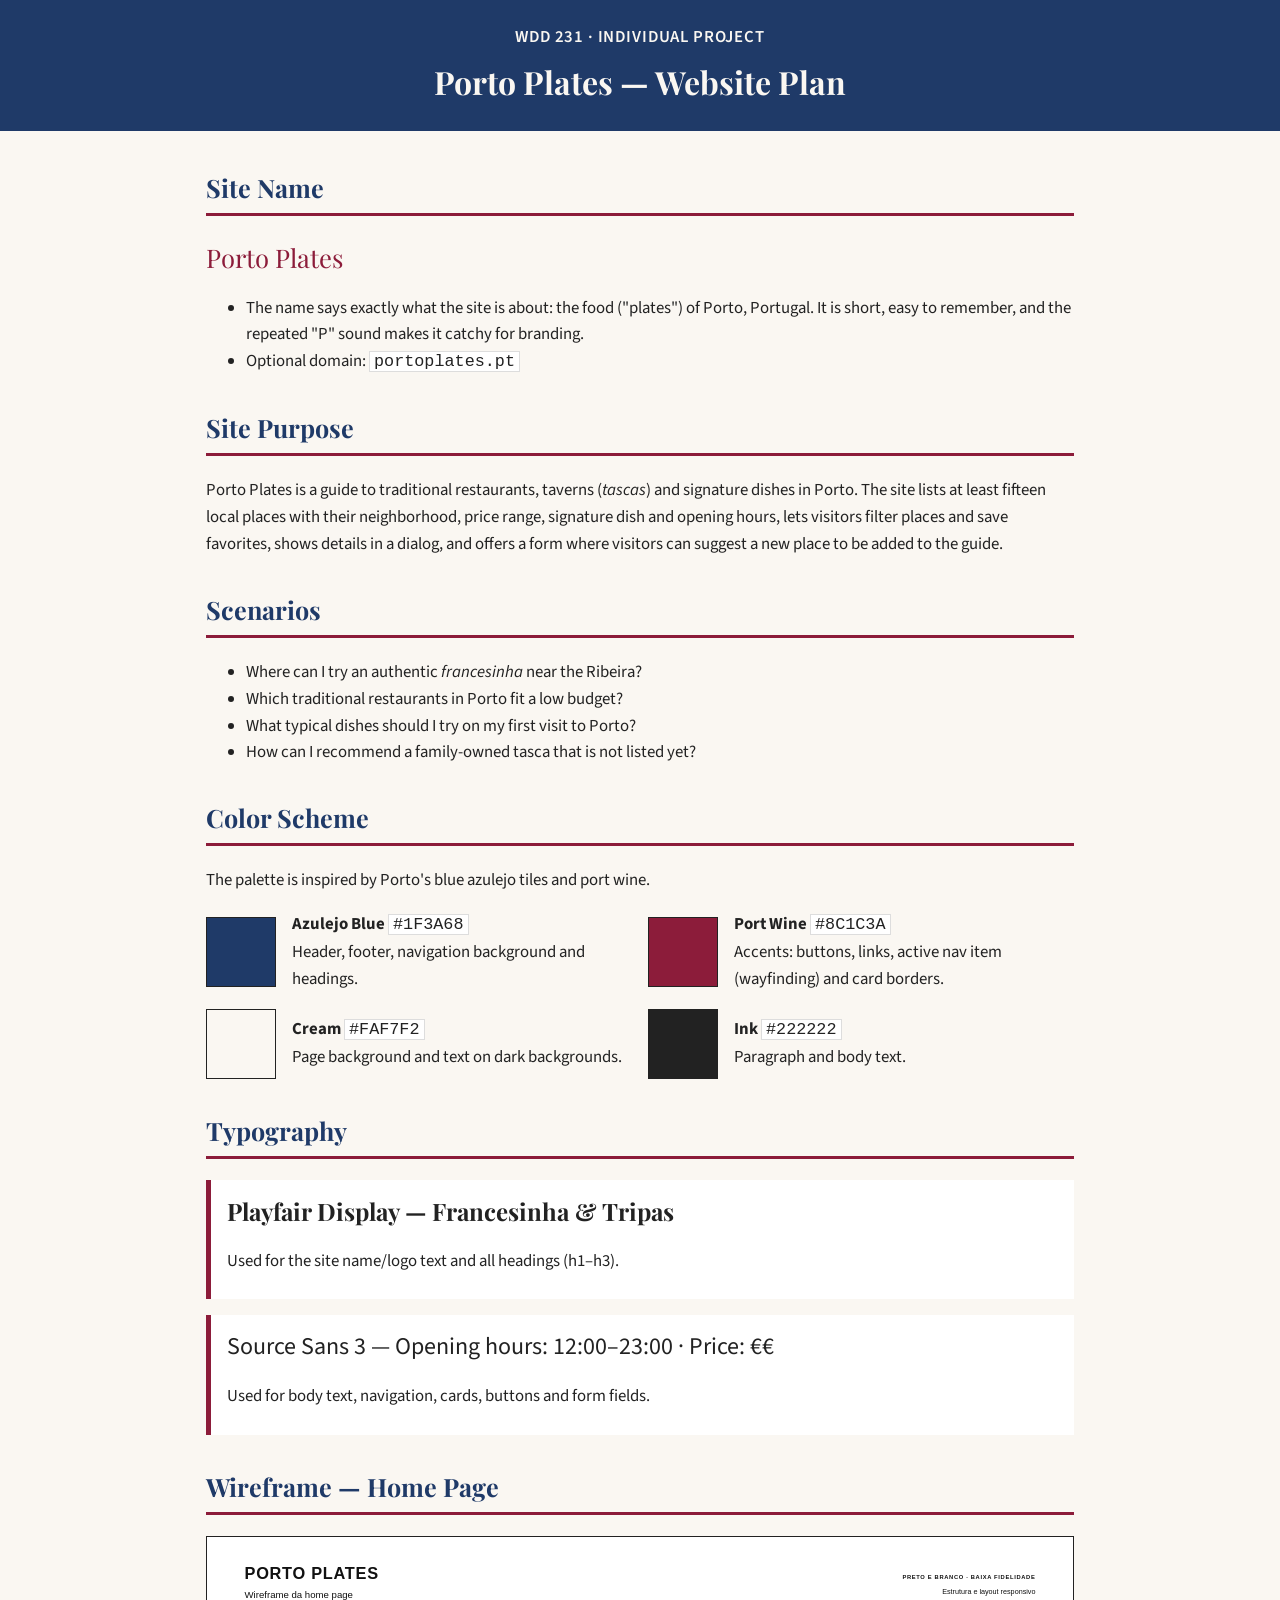
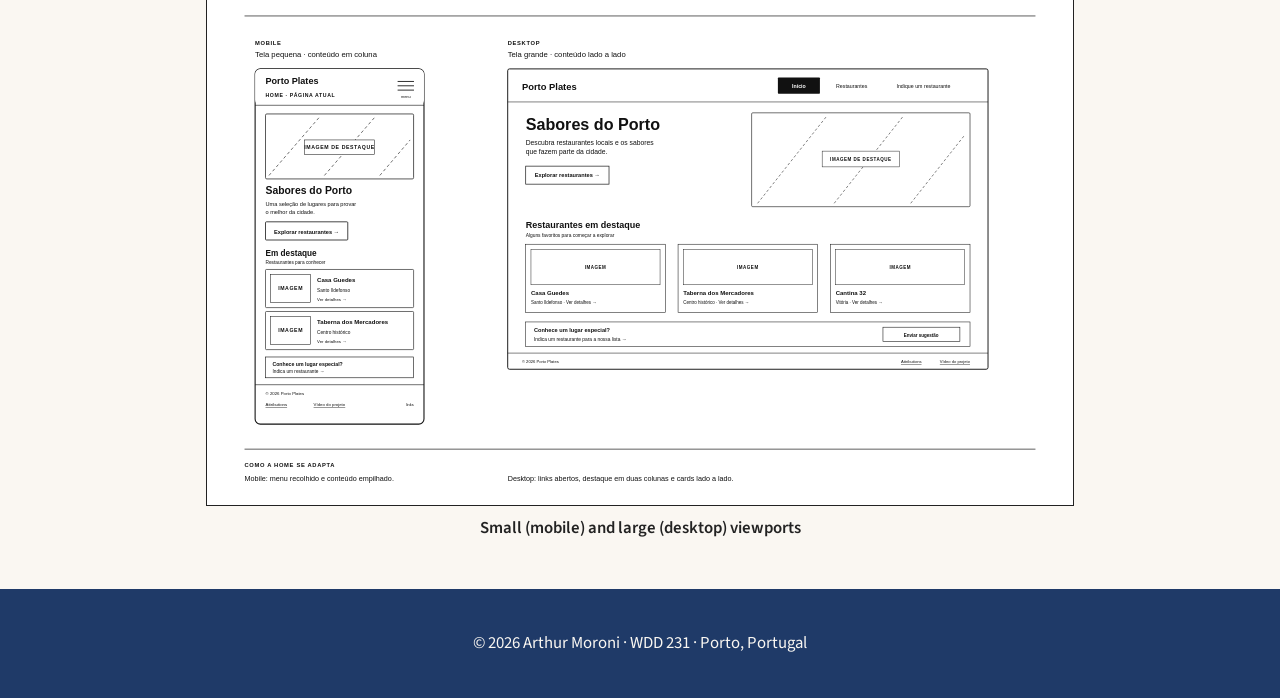
<file: final/site-plan.html>
<!DOCTYPE html>
<html lang="en">
<head>
  <meta charset="UTF-8">
  <meta name="viewport" content="width=device-width, initial-scale=1.0">
  <title>Porto Plates | Website Plan</title>
  <meta name="description" content="Website plan for Porto Plates, a guide to traditional restaurants and dishes in Porto, Portugal. Includes site purpose, scenarios, color scheme, typography, and wireframes.">
  <meta name="author" content="Arthur Moroni">
  <link rel="preconnect" href="https://fonts.googleapis.com">
  <link rel="preconnect" href="https://fonts.gstatic.com" crossorigin>
  <link href="https://fonts.googleapis.com/css2?family=Playfair+Display:wght@700&family=Source+Sans+3:wght@400;600&display=swap" rel="stylesheet">
  <link rel="stylesheet" href="site-plan.css">
</head>
<body>
  <header>
    <p class="eyebrow">WDD 231 &middot; Individual Project</p>
    <h1>Porto Plates &mdash; Website Plan</h1>
  </header>

  <main>
    <section id="site-name">
      <h2>Site Name</h2>
      <p class="highlight">Porto Plates</p>
      <ul>
        <li>The name says exactly what the site is about: the food ("plates") of Porto, Portugal. It is short, easy to remember, and the repeated "P" sound makes it catchy for branding.</li>
        <li>Optional domain: <code>portoplates.pt</code></li>
      </ul>
    </section>

    <section id="site-purpose">
      <h2>Site Purpose</h2>
      <p>Porto Plates is a guide to traditional restaurants, taverns (<em>tascas</em>) and signature dishes in Porto. The site lists at least fifteen local places with their neighborhood, price range, signature dish and opening hours, lets visitors filter places and save favorites, shows details in a dialog, and offers a form where visitors can suggest a new place to be added to the guide.</p>
    </section>

    <section id="scenarios">
      <h2>Scenarios</h2>
      <ul>
        <li>Where can I try an authentic <em>francesinha</em> near the Ribeira?</li>
        <li>Which traditional restaurants in Porto fit a low budget?</li>
        <li>What typical dishes should I try on my first visit to Porto?</li>
        <li>How can I recommend a family-owned tasca that is not listed yet?</li>
      </ul>
    </section>

    <section id="color-scheme">
      <h2>Color Scheme</h2>
      <p>The palette is inspired by Porto's blue azulejo tiles and port wine.</p>
      <div class="swatches">
        <div class="swatch">
          <span class="chip azulejo" aria-hidden="true"></span>
          <p><strong>Azulejo Blue</strong> <code>#1F3A68</code><br>Header, footer, navigation background and headings.</p>
        </div>
        <div class="swatch">
          <span class="chip port" aria-hidden="true"></span>
          <p><strong>Port Wine</strong> <code>#8C1C3A</code><br>Accents: buttons, links, active nav item (wayfinding) and card borders.</p>
        </div>
        <div class="swatch">
          <span class="chip cream" aria-hidden="true"></span>
          <p><strong>Cream</strong> <code>#FAF7F2</code><br>Page background and text on dark backgrounds.</p>
        </div>
        <div class="swatch">
          <span class="chip ink" aria-hidden="true"></span>
          <p><strong>Ink</strong> <code>#222222</code><br>Paragraph and body text.</p>
        </div>
      </div>
    </section>

    <section id="typography">
      <h2>Typography</h2>
      <div class="font-sample">
        <p class="sample heading-font">Playfair Display &mdash; Francesinha &amp; Tripas</p>
        <p>Used for the site name/logo text and all headings (h1&ndash;h3).</p>
      </div>
      <div class="font-sample">
        <p class="sample body-font">Source Sans 3 &mdash; Opening hours: 12:00&ndash;23:00 &middot; Price: &euro;&euro;</p>
        <p>Used for body text, navigation, cards, buttons and form fields.</p>
      </div>
    </section>

    <section id="wireframe">
      <h2>Wireframe &mdash; Home Page</h2>
      <figure>
        <img src="images/porto-plates-wireframes.svg" alt="Black and white wireframe of the Porto Plates home page in small (mobile) and large (desktop) views" width="1800" height="1180" loading="lazy">
        <figcaption>Small (mobile) and large (desktop) viewports</figcaption>
      </figure>
    </section>
  </main>

  <footer>
    <p>&copy; 2026 Arthur Moroni &middot; WDD 231 &middot; Porto, Portugal</p>
  </footer>
</body>
</html>
</file>
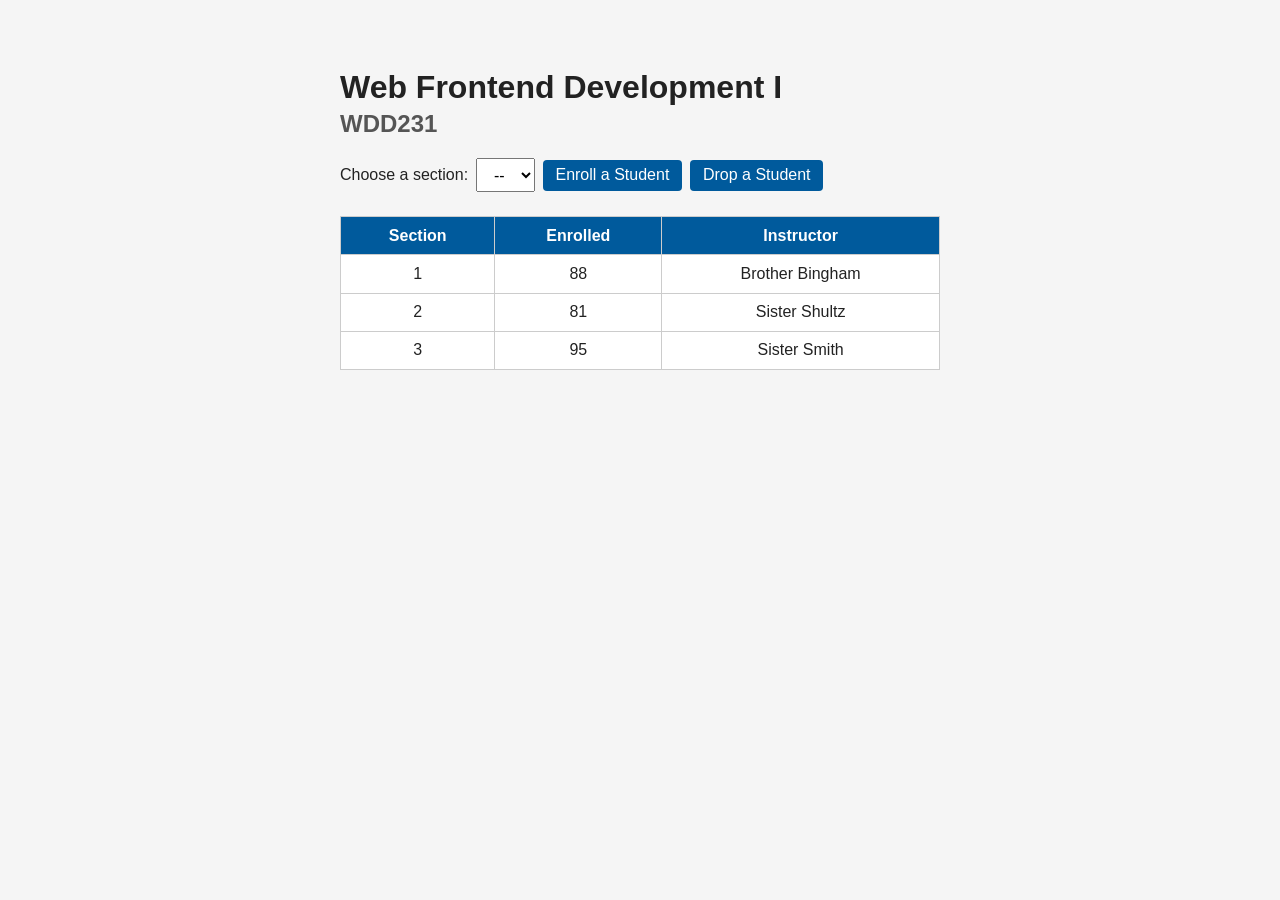
<file: week3/modules.html>
<!DOCTYPE html>
<html lang="en">

<head>
    <meta charset="UTF-8">
    <meta name="viewport" content="width=device-width, initial-scale=1.0">
    <title>Modules Example: Course and Sections</title>
    <link rel="stylesheet" href="styles/modules.css">
    <script type="module" src="scripts/modules.mjs"></script>
</head>

<body>
    <main>
        <h1 id="courseName"></h1>
        <h2 id="courseCode"></h2>

        <div id="enrollment">
            <label for="sectionNumber">Choose a section:</label>
            <select id="sectionNumber">
                <option value="0" disabled selected>--</option>
            </select>
            <button id="enrollStudent">Enroll a Student</button>
            <button id="dropStudent">Drop a Student</button>
        </div>

        <table>
            <thead>
                <tr>
                    <th>Section</th>
                    <th>Enrolled</th>
                    <th>Instructor</th>
                </tr>
            </thead>
            <tbody id="sections"></tbody>
        </table>
    </main>
</body>

</html>
</file>
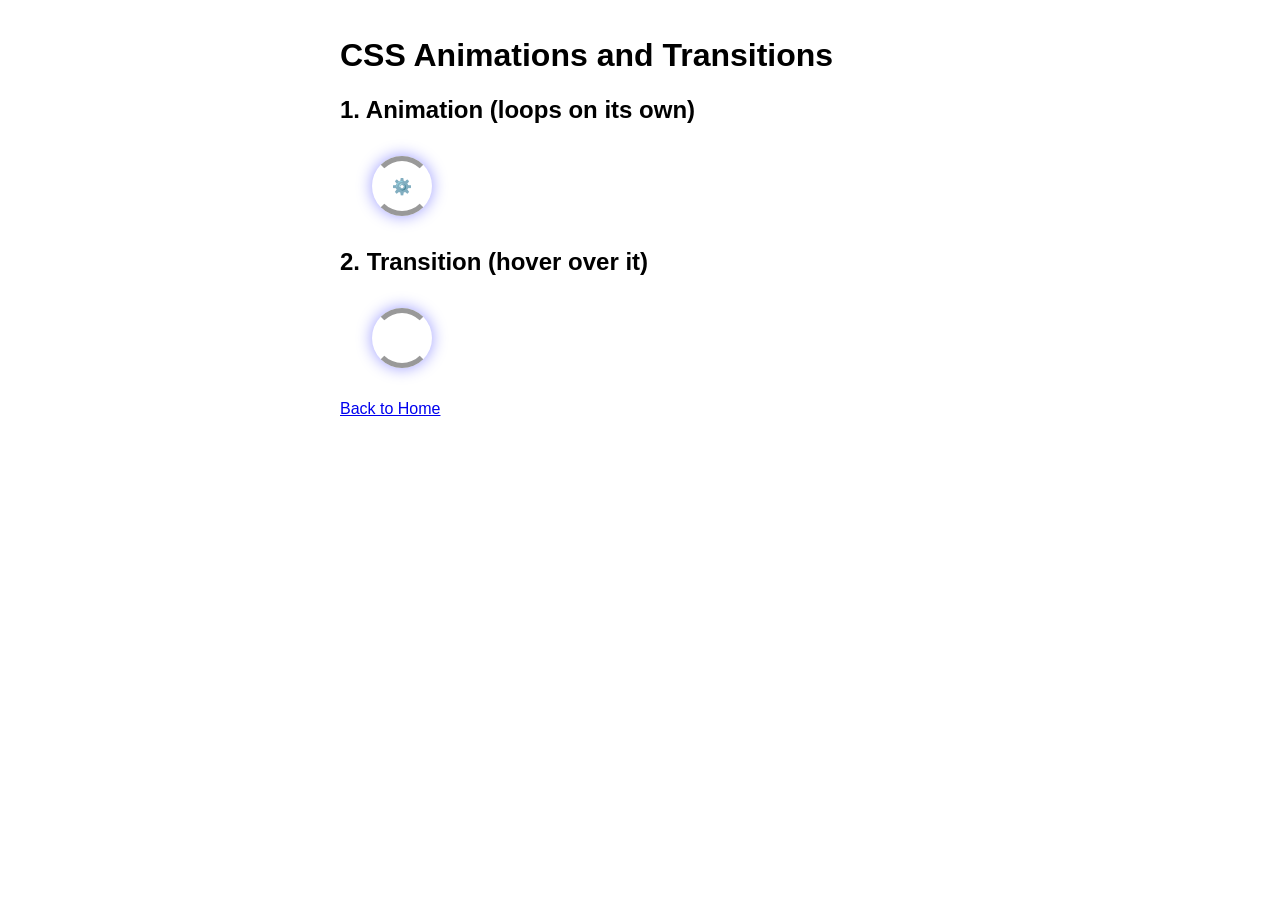
<file: week4/animations.html>
<!DOCTYPE html>
<html lang="en">

<head>
  <meta charset="UTF-8">
  <meta name="viewport" content="width=device-width, initial-scale=1.0">
  <meta name="description" content="W04 learning activity: CSS animations and transitions.">
  <meta name="author" content="Arthur Moroni">
  <title>CSS Animations | WDD 231 – Arthur Moroni</title>
  <link rel="stylesheet" href="styles/animations.css">
</head>

<body>
  <h1>CSS Animations and Transitions</h1>

  <section>
    <h2>1. Animation (loops on its own)</h2>
    <div class="loader" role="img" aria-label="Loading animation"></div>
  </section>

  <section>
    <h2>2. Transition (hover over it)</h2>
    <div class="loader-t" role="img" aria-label="Hover animation"></div>
  </section>

  <p><a href="../index.html">Back to Home</a></p>
</body>

</html>
</file>
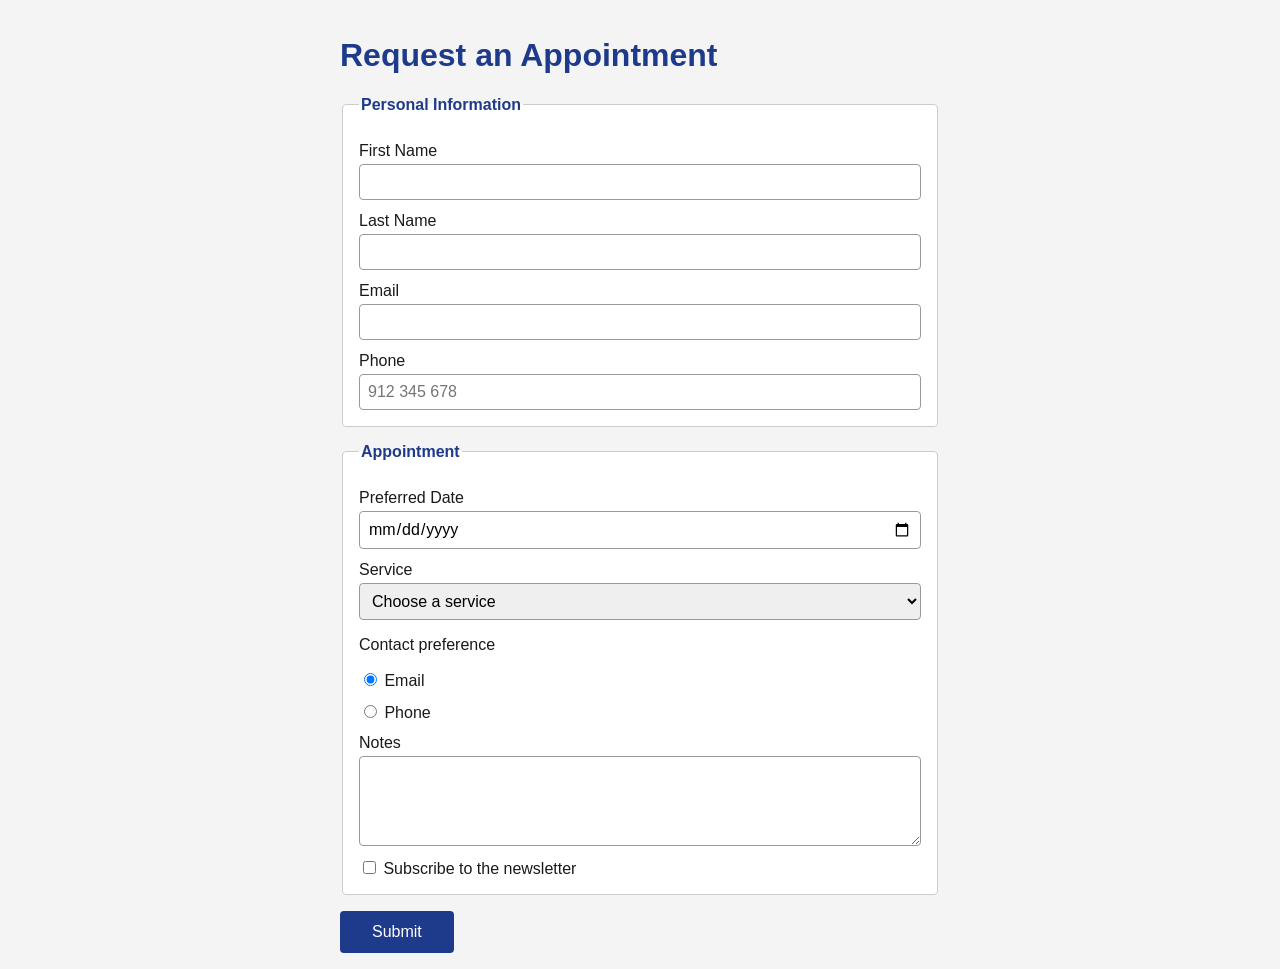
<file: week4/form.html>
<!DOCTYPE html>
<html lang="en">

<head>
  <meta charset="UTF-8">
  <meta name="viewport" content="width=device-width, initial-scale=1.0">
  <meta name="description" content="W04 learning activity: advanced forms with URLSearchParams.">
  <meta name="author" content="Arthur Moroni">
  <title>Appointment Form | WDD 231 – Arthur Moroni</title>
  <link rel="stylesheet" href="styles/form.css">
</head>

<body>
  <main>
    <h1>Request an Appointment</h1>

    <form action="thanks.html" method="get">
      <fieldset>
        <legend>Personal Information</legend>

        <label for="first">First Name</label>
        <input type="text" id="first" name="first" autocomplete="given-name" required>

        <label for="last">Last Name</label>
        <input type="text" id="last" name="last" autocomplete="family-name" required>

        <label for="email">Email</label>
        <input type="email" id="email" name="email" autocomplete="email" required>

        <label for="phone">Phone</label>
        <input type="tel" id="phone" name="phone" autocomplete="tel" placeholder="912 345 678" required>
      </fieldset>

      <fieldset>
        <legend>Appointment</legend>

        <label for="date">Preferred Date</label>
        <input type="date" id="date" name="date" required>

        <label for="service">Service</label>
        <select id="service" name="service" required>
          <option value="" disabled selected>Choose a service</option>
          <option value="Consultation">Consultation</option>
          <option value="Website Review">Website Review</option>
          <option value="Follow-up">Follow-up</option>
        </select>

        <p>Contact preference</p>
        <label><input type="radio" name="contact" value="Email" checked> Email</label>
        <label><input type="radio" name="contact" value="Phone"> Phone</label>

        <label for="notes">Notes</label>
        <textarea id="notes" name="notes" rows="4"></textarea>

        <label><input type="checkbox" name="newsletter" value="Yes"> Subscribe to the newsletter</label>
      </fieldset>

      <input type="submit" value="Submit">
    </form>
  </main>
</body>

</html>
</file>
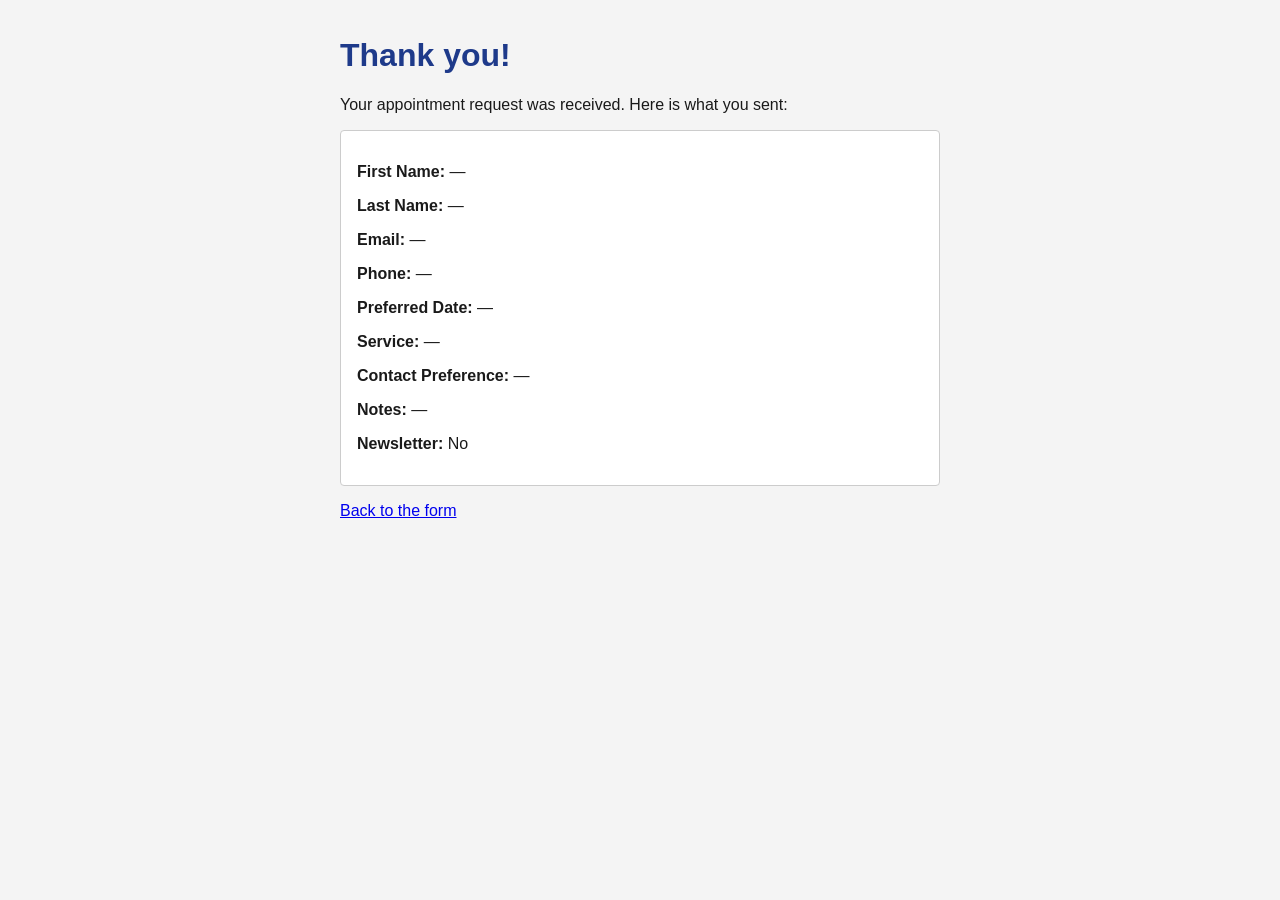
<file: week4/thanks.html>
<!DOCTYPE html>
<html lang="en">

<head>
  <meta charset="UTF-8">
  <meta name="viewport" content="width=device-width, initial-scale=1.0">
  <meta name="description" content="Confirmation page showing the submitted form data.">
  <meta name="author" content="Arthur Moroni">
  <title>Thank You | WDD 231 – Arthur Moroni</title>
  <link rel="stylesheet" href="styles/form.css">
  <script src="scripts/thanks.js" defer></script>
</head>

<body>
  <main>
    <h1>Thank you!</h1>
    <p>Your appointment request was received. Here is what you sent:</p>

    <div id="results"></div>

    <p><a href="form.html">Back to the form</a></p>
  </main>
</body>

</html>
</file>
<file: styles/styles.css>
body {
    font-family: 'Montserrat', sans-serif;
}


header {
    display: grid;
    grid-template-columns: 24px 1fr 44px;
    align-items: center;
    gap: 0.5rem;
    padding: 0.75rem 1.5rem;
}

.hamburger {
    width: 44px;
    height: 44px;
    background: none;
    border: none;
    font-size: 1.5rem;
    cursor: pointer;
}

.hamburger::before {
    content: "\2630";
}

.hamburger.show::before {
    content: "\00D7";
}

#primary-nav {
    display: none;
}

#primary-nav.show {
    display: block;
}

#primary-nav ul {
    list-style: none;
    margin: 0;
    padding: 0;
}

#primary-nav a {
    display: block;
    text-decoration: none;
    color: #fff;
    background: #333;
    padding: 0.75rem 1.5rem;
    border-bottom: 1px solid #444;
}

#primary-nav a[aria-current="page"] {
    background: #555;
    font-weight: bold;
}

main {
    padding: 1rem 1.5rem;
}

.about-grid {
    display: grid;
    gap: 1rem;
    margin-block: 1.5rem;
}

.about-me,
.student-photo {
    border: 1px solid #ddd;
}

.about-me h2,
.student-photo h2 {
    background: #1a1a1a;
    color: #fff;
    margin: 0;
    padding: 0.5rem 1rem;
    font-size: 1rem;
}

.about-me p {
    padding: 1rem;
}

.student-photo img {
    display: block;
    width: 100%;
    max-width: 220px;
    margin: 1rem auto;
}

#courses h2 {
    background: #1a1a1a;
    color: #fff;
    padding: 0.5rem 1rem;
    margin-top: 2rem;
}

.filters {
    display: grid;
    grid-template-columns: repeat(3, 1fr);
    gap: 0.25rem;
    margin-block: 0.5rem;
}

.filters button {
    padding: 0.6rem;
    border: 1px solid #ccc;
    background: #e8e8e8;
    cursor: pointer;
}

.filters button.active {
    background: #1e3a8a;
    color: #fff;
}

#course-list {
    display: grid;
    gap: 0.4rem;
}

.course-card {
    display: flex;
    justify-content: space-between;
    width: 100%;
    padding: 0.75rem 1rem;
    background: #e8e8e8;
    border: 1px solid #ccc;
    font: inherit;
    color: inherit;
    text-align: left;
    cursor: pointer;
}

.course-card:hover,
.course-card:focus-visible {
    outline: 2px solid #1e3a8a;
}

.course-card.completed {
    background: #d7ecd5;
    text-decoration: line-through;
    color: #2f4f2f;
}

#courses>p {
    text-align: center;
    margin-top: 0.75rem;
}

.social-links {
    display: flex;
    justify-content: center;
    gap: 1rem;
    margin-block: 1.5rem;
}

.social-links a {
    text-decoration: none;
    color: #1a1a1a;
    font-weight: 600;
}

footer {
    padding: 1rem 1.5rem;
    text-align: center;
    font-size: 0.875rem;
    color: #555;
}

@media (min-width: 40rem) {
    .hamburger {
        display: none;
    }

    #primary-nav {
        display: block;
    }

    #primary-nav ul {
        display: flex;
    }

    #primary-nav a {
        border-bottom: none;
    }

    .about-grid {
        grid-template-columns: 2fr 1fr;
    }
}
/* ---------- Course details modal ---------- */
dialog {
    position: relative;
    width: 90%;
    max-width: 600px;
    padding: 1.5rem;
    border: 1px solid rgb(0 0 0 / 10%);
    border-radius: 0.25rem;
    background-color: #fff;
    box-shadow: 0 0 3rem #777;
}

dialog::backdrop {
    background-color: rgb(0 0 0 / 50%);
}

dialog h2 {
    margin-top: 0;
    color: #1e3a8a;
}

dialog button {
    position: absolute;
    top: 1rem;
    right: 1rem;
    padding: 0.5rem 1rem;
    border: 1px solid rgb(0 0 0 / 10%);
    background: #e8e8e8;
    cursor: pointer;
}
</file>
<file: chamber/styles/small.css>
/* Design brief
   Primary:    #1e4b8f (azulejo blue)
   Secondary:  #7a1f3d (port wine)
   Accent:     #d6aa5a (gold)
   Background: #f7f5f0
   Text:       #1b1b1b
   Font:       Lato, sans-serif */

:root {
  --primary: #1e4b8f;
  --secondary: #7a1f3d;
  --accent: #d6aa5a;
  --bg: #f7f5f0;
  --card: #ffffff;
  --text: #1b1b1b;
  --muted: #555555;
  --font: 'Lato', system-ui, sans-serif;
}

body {
  font-family: var(--font);
  background-color: var(--bg);
  color: var(--text);
  line-height: 1.5;
}

a {
  color: var(--primary);
}

/* ---------- Header ---------- */
header {
  background-color: var(--primary);
  color: #fff;
}

.header-inner {
  display: flex;
  justify-content: space-between;
  align-items: center;
  padding: 0.75rem 1rem;
}

.brand {
  display: flex;
  align-items: center;
  gap: 0.75rem;
  color: #fff;
  text-decoration: none;
  font-size: 1.4rem;
  font-weight: 700;
  line-height: 1.1;
}

.brand small {
  font-size: 0.85rem;
  font-weight: 400;
}

.menu-button {
  background: none;
  border: none;
  color: #fff;
  font-size: 2rem;
  width: 44px;
  height: 44px;
}

.menu-button::before {
  content: "☰";
}

.menu-button.open::before {
  content: "✕";
}

/* ---------- Navigation ---------- */
#primary-nav {
  display: none;
  background-color: var(--secondary);
}

#primary-nav.open {
  display: block;
}

#primary-nav a {
  display: block;
  padding: 0.85rem 1rem;
  color: #fff;
  text-decoration: none;
}

#primary-nav a:hover,
#primary-nav a[aria-current="page"] {
  background-color: rgba(0, 0, 0, 0.25);
  font-weight: 700;
}

/* ---------- Main ---------- */
main {
  max-width: 1200px;
  margin: 0 auto;
  padding: 1.5rem 1rem;
}

h1 {
  color: var(--primary);
  margin-bottom: 1rem;
}

.view-toggle {
  display: flex;
  gap: 0.5rem;
  margin-bottom: 1.25rem;
}

.view-toggle button {
  padding: 0.5rem 1.25rem;
  border: 2px solid var(--primary);
  border-radius: 4px;
  background-color: #fff;
  color: var(--primary);
  font-weight: 700;
}

.view-toggle button.active {
  background-color: var(--primary);
  color: #fff;
}

/* Grid view */
#members.grid {
  display: grid;
  grid-template-columns: 1fr;
  gap: 1.25rem;
}

.member-card {
  background-color: var(--card);
  border: 1px solid #ddd;
  border-radius: 8px;
  padding: 1rem;
  box-shadow: 0 2px 6px rgba(0, 0, 0, 0.08);
}

.member-card img {
  width: 100%;
  height: auto;
  border-radius: 4px;
  margin-bottom: 0.75rem;
}

.member-card h2 {
  font-size: 1.25rem;
  color: var(--primary);
}

.member-card p {
  margin: 0.2rem 0;
}

.member-card a {
  overflow-wrap: anywhere;
}

.industry {
  color: var(--muted);
  font-style: italic;
}

.level {
  display: inline-block;
  padding: 0.1rem 0.6rem;
  border-radius: 999px;
  font-size: 0.85rem;
  font-weight: 700;
}

.level-1 {
  background-color: #e4e4e4;
  color: #333;
}

.level-2 {
  background-color: #c9ced6;
  color: #1b1b1b;
}

.level-3 {
  background-color: var(--accent);
  color: #1b1b1b;
}

/* List view */
#members.list {
  display: flex;
  flex-direction: column;
}

#members.list .member-card {
  display: grid;
  grid-template-columns: 1fr;
  gap: 0.15rem;
  border-radius: 0;
  box-shadow: none;
  border-width: 0 0 1px;
  padding: 0.75rem;
}

#members.list .member-card:nth-child(even) {
  background-color: #eef1f6;
}

#members.list img,
#members.list .industry {
  display: none;
}

#members.list .level {
  justify-self: start;
}

#members.list h2 {
  font-size: 1.05rem;
}

/* ---------- Footer ---------- */
footer {
  background-color: var(--primary);
  color: #fff;
  margin-top: 2rem;
}

.footer-inner {
  max-width: 1200px;
  margin: 0 auto;
  padding: 1.5rem 1rem;
  display: grid;
  gap: 1.25rem;
}

footer h2 {
  font-size: 1.1rem;
  margin-bottom: 0.5rem;
}

footer a {
  color: #fff;
}

.social {
  display: flex;
  flex-wrap: wrap;
  gap: 0.5rem;
}

.social a {
  border: 1px solid #fff;
  border-radius: 999px;
  padding: 0.35rem 0.9rem;
  text-decoration: none;
}

.dev-info p {
  font-size: 0.9rem;
}

/* ---------- Home page ---------- */
.home {
  display: grid;
  gap: 1.5rem;
}

.hero {
  position: relative;
  margin: -1.5rem -1rem 0;
}

.hero img {
  display: block;
  width: 100%;
  height: auto;
}

.hero-text {
  position: absolute;
  left: 0.75rem;
  right: 0.75rem;
  bottom: 0.75rem;
  padding: 0.75rem 1rem;
  border-radius: 8px;
  background-color: rgba(0, 0, 0, 0.75);
  color: #fff;
}

.hero-text h1 {
  color: #fff;
  font-size: 1.15rem;
  margin: 0 0 0.5rem;
}

.cta {
  display: inline-block;
  padding: 0.6rem 1.2rem;
  background-color: var(--accent);
  color: var(--text);
  font-weight: 700;
  text-decoration: none;
  border-radius: 4px;
}

.cta:hover,
.cta:focus {
  background-color: #fff;
  color: var(--text);
}

.card,
.spotlight {
  background-color: var(--card);
  border: 1px solid #ddd;
  border-radius: 8px;
  padding: 1rem;
  box-shadow: 0 2px 6px rgba(0, 0, 0, 0.08);
}

.home h2 {
  color: var(--secondary);
  margin: 0 0 0.75rem;
}

.home h3 {
  color: var(--primary);
  font-size: 1.05rem;
  margin: 0 0 0.25rem;
}

.events ul,
#forecast {
  list-style: none;
  padding: 0;
  margin: 0;
}

.events li {
  padding: 0.75rem 0;
  border-bottom: 1px solid #e4e4e4;
}

.events li:last-child {
  border-bottom: none;
}

.events p,
.spotlight p {
  margin: 0.2rem 0;
}

.weather .current {
  display: flex;
  align-items: center;
  gap: 1rem;
  margin-bottom: 1rem;
}

.weather-icon {
  width: 100px;
  height: 100px;
  flex-shrink: 0;
}

.weather-icon img {
  display: block;
  width: 100px;
  height: 100px;
}

.weather .temp {
  font-size: 2.2rem;
  font-weight: 700;
  margin: 0;
}

#forecast li {
  display: flex;
  justify-content: space-between;
  padding: 0.4rem 0;
  border-bottom: 1px solid #e4e4e4;
}

#spotlight-cards {
  display: grid;
  gap: 1.25rem;
}

.spotlight {
  border-top: 4px solid var(--accent);
}

.spotlight-body {
  display: grid;
  grid-template-columns: 120px 1fr;
  gap: 1rem;
  align-items: start;
  margin-top: 0.5rem;
}

.spotlight img {
  width: 120px;
  height: auto;
  border-radius: 4px;
}

.spotlight a {
  overflow-wrap: anywhere;
}

/* ---------- Join page ---------- */
.join {
  display: grid;
  gap: 1.5rem;
}

.join-form fieldset {
  margin: 0 0 1rem;
  padding: 1rem;
  border: 1px solid #ddd;
  border-radius: 8px;
  background-color: var(--card);
}

.join-form legend {
  padding: 0 0.5rem;
  color: var(--secondary);
  font-weight: 700;
}

.join-form label {
  display: block;
  margin-top: 0.85rem;
  font-weight: 700;
}

.join-form input,
.join-form select,
.join-form textarea {
  display: block;
  width: 100%;
  box-sizing: border-box;
  min-height: 44px;
  margin-top: 0.3rem;
  padding: 0.5rem 0.75rem;
  border: 1px solid #999;
  border-radius: 4px;
  font: inherit;
  font-weight: 400;
  background-color: #fff;
}

.join-form input:focus,
.join-form select:focus,
.join-form textarea:focus {
  outline: 3px solid var(--accent);
  outline-offset: 1px;
}

.join-form input:required:valid,
.join-form select:required:valid {
  border-left: 6px solid #2e7d32;
}

.join-form input[type="submit"] {
  width: auto;
  padding: 0.75rem 2rem;
  border: none;
  background-color: var(--primary);
  color: #fff;
  font-weight: 700;
  cursor: pointer;
}

.join-form input[type="submit"]:hover,
.join-form input[type="submit"]:focus {
  background-color: var(--secondary);
}

/* Membership level cards (animated on page load) */
.levels {
  display: grid;
  gap: 1rem;
  align-content: start;
}

.level-card {
  padding: 1rem;
  border: 1px solid #ddd;
  border-left: 8px solid var(--primary);
  border-radius: 8px;
  background-color: var(--card);
  box-shadow: 0 2px 6px rgba(0, 0, 0, 0.08);
  animation: card-in 0.8s ease-out both;
}

.level-card h2 {
  margin: 0 0 0.25rem;
  font-size: 1.15rem;
  color: var(--primary);
}

.level-card p {
  margin: 0 0 0.5rem;
  color: var(--muted);
}

.level-card a {
  font-weight: 700;
}

.level-card.np { border-left-color: #8a8a8a; }
.level-card.bronze { border-left-color: #a0612b; animation-delay: 0.2s; }
.level-card.silver { border-left-color: #8d96a3; animation-delay: 0.4s; }
.level-card.gold { border-left-color: var(--accent); animation-delay: 0.6s; }

@keyframes card-in {
  from {
    opacity: 0;
    transform: translateY(1.5rem);
  }

  to {
    opacity: 1;
    transform: translateY(0);
  }
}

@media (prefers-reduced-motion: reduce) {
  .level-card {
    animation: none;
  }
}

/* Membership modals */
.level-modal {
  width: 90%;
  max-width: 500px;
  padding: 1.5rem;
  border: none;
  border-top: 6px solid var(--accent);
  border-radius: 8px;
  box-shadow: 0 0 3rem rgba(0, 0, 0, 0.4);
}

.level-modal::backdrop {
  background-color: rgba(0, 0, 0, 0.6);
}

.level-modal h2 {
  margin: 0 2.5rem 0.25rem 0;
  color: var(--primary);
}

.level-modal .price {
  margin: 0 0 0.75rem;
  color: var(--secondary);
  font-weight: 700;
}

.level-modal ul {
  padding-left: 1.25rem;
}

.close-modal {
  position: absolute;
  top: 1rem;
  right: 1rem;
  width: 44px;
  height: 44px;
  border: 1px solid #ddd;
  border-radius: 4px;
  background-color: #fff;
  font-size: 1.1rem;
  cursor: pointer;
}

/* ---------- Thank you page ---------- */
.application-summary {
  max-width: 600px;
  margin: 1.25rem 0 1.5rem;
}

.application-summary h2 {
  margin: 0 0 0.75rem;
  color: var(--secondary);
}

#results {
  display: grid;
  grid-template-columns: max-content 1fr;
  gap: 0.5rem 1rem;
  margin: 0;
}

#results dt {
  font-weight: 700;
}

#results dd {
  margin: 0;
  overflow-wrap: anywhere;
}
</file>
<file: chamber/styles/larger.css>
@media screen and (min-width: 40rem) {

  #members.grid {
    grid-template-columns: repeat(2, 1fr);
  }

  #members.list .member-card {
    grid-template-columns: 1.3fr 0.7fr 2fr 1fr 1.4fr;
    align-items: center;
  }

  .footer-inner {
    grid-template-columns: repeat(3, 1fr);
    align-items: start;
  }

  /* Home: events and weather side by side */
  .home {
    grid-template-columns: repeat(2, 1fr);
    align-items: start;
  }

  .hero,
  .spotlights {
    grid-column: 1 / -1;
  }

  .hero-text {
    left: 2rem;
    right: auto;
    bottom: 2rem;
    padding: 1.5rem;
  }

  .hero-text h1 {
    font-size: 2rem;
  }

  /* Join: level cards two per row below the form */
  .levels {
    grid-template-columns: repeat(2, 1fr);
  }
}

@media screen and (min-width: 56rem) {

  header {
    display: flex;
    justify-content: space-between;
    align-items: center;
  }

  .menu-button {
    display: none;
  }

  #primary-nav {
    display: block;
    background: none;
  }

  #primary-nav ul {
    display: flex;
  }

  #primary-nav a {
    padding: 1.6rem 1.1rem;
  }

  #primary-nav a:hover,
  #primary-nav a[aria-current="page"] {
    background-color: var(--secondary);
  }

  #members.grid {
    grid-template-columns: repeat(3, 1fr);
  }

  #spotlight-cards {
    grid-template-columns: repeat(3, 1fr);
  }

  .spotlight-body {
    grid-template-columns: 1fr;
  }

  .spotlight img {
    width: 160px;
  }

  /* Join: form on the left, level cards on the right */
  .join {
    grid-template-columns: 2fr 1fr;
    align-items: start;
  }

  .levels {
    grid-template-columns: 1fr;
  }
}
</file>
<file: styles/prophets.css>
* {
    box-sizing: border-box;
}

body {
    margin: 0;
    font-family: system-ui, -apple-system, "Segoe UI", Roboto, sans-serif;
    background-color: #f4f4f4;
    color: #222;
}

header,
footer {
    background-color: #1f3a5f;
    color: #fff;
    text-align: center;
    padding: 1rem;
}

header h1 {
    margin: 0;
}

main {
    max-width: 1200px;
    margin: 0 auto;
    padding: 1.5rem 1rem;
}

#cards {
    display: grid;
    grid-template-columns: repeat(auto-fit, minmax(280px, 1fr));
    gap: 1.5rem;
}

#cards section {
    background-color: #fff;
    border: 1px solid #ddd;
    border-radius: 8px;
    padding: 1rem;
    text-align: center;
    box-shadow: 0 2px 6px rgba(0, 0, 0, 0.1);
}

#cards h2 {
    margin: 0 0 0.5rem;
    font-size: 1.3rem;
    color: #1f3a5f;
}

#cards p {
    margin: 0.25rem 0;
}

#cards img {
    display: block;
    width: 100%;
    aspect-ratio: 340 / 440;
    object-fit: cover;
    margin: 1rem auto 0;
    border-radius: 4px;
}
</file>
<file: chamber/styles/discover.css>
/* ==========================================================
   Discover page
   Small screens (320px - 640px) are the default styles.
   Medium (641px - 1024px) and large (1025px and up) screens
   use media queries at the end of this file.
   ========================================================== */

.discover-intro {
  max-width: 70ch;
}

.discover-intro h1 {
  margin-bottom: 0.5rem;
}

/* ---------- Visit message ---------- */
.visit-message {
  display: flex;
  align-items: center;
  justify-content: space-between;
  gap: 1rem;
  margin: 1rem 0 1.5rem;
  padding: 0.5rem 0.5rem 0.5rem 1rem;
  border: 1px solid #ddd;
  border-left: 6px solid var(--accent);
  border-radius: 8px;
  background-color: var(--card);
}

.visit-message p {
  margin: 0;
  font-weight: 700;
}

.visit-close {
  flex-shrink: 0;
  min-width: 44px;
  min-height: 44px;
  border: none;
  background: none;
  color: var(--text);
  font-size: 1.25rem;
  cursor: pointer;
}

.visit-close:hover,
.visit-close:focus-visible {
  color: var(--secondary);
}

/* ---------- Grid: small screens (one column) ---------- */
.discover-grid {
  display: grid;
  align-content: start;
  gap: 1.25rem;
  min-height: 80vh; /* reserves space for the cards added by JavaScript (no footer jump) */
  grid-template-areas:
    "facts"
    "bolsa"
    "clerigos"
    "lello"
    "saobento"
    "ribeira"
    "gaia"
    "bolhao"
    "serralves";
}

#facts { grid-area: facts; }
#bolsa { grid-area: bolsa; }
#clerigos { grid-area: clerigos; }
#lello { grid-area: lello; }
#saobento { grid-area: saobento; }
#ribeira { grid-area: ribeira; }
#gaia { grid-area: gaia; }
#bolhao { grid-area: bolhao; }
#serralves { grid-area: serralves; }

/* ---------- Porto at a Glance ---------- */
.facts h2 {
  margin: 0 0 0.75rem;
  color: var(--secondary);
  font-size: 1.3rem;
}

.facts dl {
  display: grid;
  gap: 0.75rem;
  margin: 0;
}

.facts dt {
  color: var(--primary);
  font-weight: 700;
}

.facts dd {
  margin: 0;
}

.facts .source {
  margin: 1rem 0 0;
  color: var(--muted);
  font-size: 0.85rem;
}

/* ---------- Place cards ---------- */
.place-card {
  display: flex;
  flex-direction: column;
  gap: 0.6rem;
}

.place-card h2 {
  margin: 0;
  color: var(--primary);
  font-size: 1.3rem;
}

.place-card figure {
  margin: 0;
  overflow: hidden;
  border-radius: 4px;
}

.place-card img {
  display: block;
  width: 100%;
  height: auto;
}

.place-card address {
  color: var(--muted);
  font-size: 0.95rem;
  font-style: normal;
}

.place-card p {
  margin: 0;
}

.place-card button {
  align-self: flex-start;
  margin-top: auto;
  min-height: 44px;
  padding: 0.6rem 1.25rem;
  border: none;
  border-radius: 4px;
  background-color: var(--primary);
  color: #fff;
  font: inherit;
  font-weight: 700;
  cursor: pointer;
}

.place-card button:hover,
.place-card button:focus-visible {
  background-color: var(--secondary);
}

/* ---------- "Learn More" dialog ---------- */
#place-dialog address {
  margin-bottom: 0.75rem;
  color: var(--secondary);
  font-style: normal;
  font-weight: 700;
}

#place-dialog p {
  margin-bottom: 0.75rem;
}

/* ---------- Medium screens: 641px - 1024px ---------- */
@media screen and (min-width: 641px) {
  .discover-grid {
    grid-template-columns: repeat(2, 1fr);
    grid-template-areas:
      "bolsa     bolsa"
      "facts     clerigos"
      "lello     saobento"
      "ribeira   gaia"
      "bolhao    serralves";
  }

  /* The featured card shows its image beside the text */
  .place-card.featured {
    display: grid;
    grid-template-columns: 3fr 2fr;
    grid-template-rows: auto auto 1fr auto;
    grid-template-areas:
      "photo title"
      "photo address"
      "photo text"
      "photo action";
    gap: 0.6rem 1.25rem;
  }

  .featured figure {
    grid-area: photo;
    align-self: center;
  }

  .featured h2 {
    grid-area: title;
  }

  .featured address {
    grid-area: address;
  }

  .featured p {
    grid-area: text;
  }

  .featured button {
    grid-area: action;
    justify-self: start;
  }

  /* Hover effect on the images (not used on small screens) */
  .place-card img {
    transition: transform 0.4s ease, filter 0.4s ease;
  }

  .place-card img:hover {
    transform: scale(1.08);
    filter: saturate(1.35) brightness(1.05);
  }
}

/* ---------- Large screens: 1025px and up ---------- */
@media screen and (min-width: 1025px) {
  .discover-grid {
    grid-template-columns: repeat(3, 1fr) minmax(220px, 0.9fr);
    grid-template-areas:
      "bolsa     bolsa     clerigos  facts"
      "lello     saobento  ribeira   facts"
      "gaia      bolhao    serralves facts";
  }

  .facts {
    position: sticky;
    top: 1rem;
    align-self: start;
  }
}

@media (prefers-reduced-motion: reduce) {
  .place-card img {
    transition: none;
  }
}
</file>
<file: final/site-plan.css>
:root {
    --azulejo: #1F3A68;
    --port: #8C1C3A;
    --cream: #FAF7F2;
    --ink: #222222;
    --heading-font: "Playfair Display", Georgia, serif;
    --body-font: "Source Sans 3", Arial, sans-serif;
}

* {
    box-sizing: border-box;
}

body {
    margin: 0;
    font-family: var(--body-font);
    font-size: 1.05rem;
    line-height: 1.6;
    color: var(--ink);
    background-color: var(--cream);
}

header,
footer {
    background-color: var(--azulejo);
    color: var(--cream);
    text-align: center;
    padding: 1.5rem 1rem;
}

h1,
h2 {
    font-family: var(--heading-font);
}

h1 {
    margin: 0;
    font-size: 2rem;
}

h2 {
    color: var(--azulejo);
    border-bottom: 3px solid var(--port);
    padding-bottom: 0.3rem;
}

.eyebrow {
    margin: 0 0 0.3rem;
    font-weight: 600;
    letter-spacing: 0.05em;
    text-transform: uppercase;
}

main {
    max-width: 900px;
    margin: 0 auto;
    padding: 1rem;
}

section {
    margin-bottom: 2rem;
}

.highlight {
    font-family: var(--heading-font);
    font-size: 1.6rem;
    color: var(--port);
    margin: 0.5rem 0;
}

code {
    background-color: #ffffff;
    padding: 0 0.25rem;
    border: 1px solid #dddddd;
}

.swatches {
    display: grid;
    gap: 1rem;
}

.swatch {
    display: flex;
    align-items: center;
    gap: 1rem;
}

.swatch p {
    margin: 0;
}

.chip {
    flex-shrink: 0;
    width: 70px;
    height: 70px;
    border: 1px solid var(--ink);
}

.azulejo {
    background-color: var(--azulejo);
}

.port {
    background-color: var(--port);
}

.cream {
    background-color: var(--cream);
}

.ink {
    background-color: var(--ink);
}

.font-sample {
    background-color: #ffffff;
    border-left: 5px solid var(--port);
    padding: 0.5rem 1rem;
    margin-bottom: 1rem;
}

.sample {
    font-size: 1.5rem;
    margin: 0.3rem 0;
}

.heading-font {
    font-family: var(--heading-font);
    font-weight: 700;
}

.body-font {
    font-family: var(--body-font);
}

.wireframes {
    display: grid;
    gap: 1rem;
}

figure {
    margin: 0;
    text-align: center;
}

figure img {
    max-width: 100%;
    height: auto;
    border: 1px solid var(--ink);
    background-color: #ffffff;
}

figcaption {
    font-weight: 600;
}

@media (min-width: 640px) {
    .swatches {
        grid-template-columns: 1fr 1fr;
    }

    .wireframes {
        grid-template-columns: 1fr 2fr;
        align-items: start;
    }
}
</file>
<file: week3/styles/modules.css>
body {
    font-family: Arial, Helvetica, sans-serif;
    margin: 0;
    background-color: #f5f5f5;
    color: #222;
}

main {
    max-width: 600px;
    margin: 2rem auto;
    padding: 1rem;
}

h1 {
    margin-bottom: 0.25rem;
}

h2 {
    margin-top: 0;
    color: #555;
}

#enrollment {
    display: flex;
    flex-wrap: wrap;
    gap: 0.5rem;
    align-items: center;
    margin-bottom: 1.5rem;
}

select,
button {
    padding: 0.4rem 0.8rem;
    font-size: 1rem;
}

button {
    background-color: #005a9c;
    color: #fff;
    border: none;
    border-radius: 4px;
    cursor: pointer;
}

button:hover,
button:focus {
    background-color: #003f6e;
}

table {
    width: 100%;
    border-collapse: collapse;
    background-color: #fff;
}

th,
td {
    padding: 0.6rem;
    border: 1px solid #ccc;
    text-align: center;
}

th {
    background-color: #005a9c;
    color: #fff;
}
</file>
<file: week4/styles/animations.css>
body {
  font-family: sans-serif;
  max-width: 600px;
  margin: 0 auto;
  padding: 1rem;
}

/* ---------- 1. Animation: "loading ..." ---------- */
.loader,
.loader-t {
  position: relative;
  margin: 2rem;
  width: 50px;
  height: 50px;
  border: 5px solid transparent;
  border-color: #999 transparent #999 transparent;
  border-radius: 50%;
  box-shadow: 0 0 1rem rgb(0 0 255 / 40%);
}

.loader {
  animation: spin 1.5s linear infinite;
}

.loader::after,
.loader-t::after {
  content: '⚙️';
  position: absolute;
  top: 50%;
  left: 50%;
  transform: translate(-50%, -50%);
}

.loader::after {
  animation: pulse 1.5s ease-in-out infinite;
}

@keyframes spin {
  100% {
    transform: rotate(360deg);
  }
}

@keyframes pulse {
  0%,
  100% {
    transform: translate(-50%, -50%) scale(1);
  }

  50% {
    transform: translate(-50%, -50%) scale(1.25);
  }
}

/* ---------- 2. Transition: runs on hover ---------- */
.loader-t {
  transition: transform 1.5s linear;
  cursor: pointer;
}

.loader-t::after {
  transform: translate(-50%, -50%) scale(0);
  transition: transform 1.5s ease-in-out;
  font-size: 2rem;
}

.loader-t:hover {
  transform: rotate(360deg);
}

.loader-t:hover::after {
  transform: translate(-50%, -50%) scale(1.5);
}

/* ---------- Accessibility: respect reduced motion ---------- */
@media (prefers-reduced-motion: reduce) {

  .loader,
  .loader::after,
  .loader-t,
  .loader-t::after {
    animation: none;
    transition: none;
  }
}
</file>
<file: week4/styles/form.css>
body {
  font-family: sans-serif;
  margin: 0;
  background: #f4f4f4;
  color: #1a1a1a;
}

main {
  max-width: 600px;
  margin: 0 auto;
  padding: 1rem;
}

h1 {
  color: #1e3a8a;
}

fieldset {
  margin-bottom: 1rem;
  padding: 1rem;
  border: 1px solid #ccc;
  border-radius: 0.25rem;
  background: #fff;
}

legend {
  font-weight: bold;
  color: #1e3a8a;
}

label {
  display: block;
  margin-top: 0.75rem;
}

input[type="text"],
input[type="email"],
input[type="tel"],
input[type="date"],
select,
textarea {
  display: block;
  width: 100%;
  box-sizing: border-box;
  margin-top: 0.25rem;
  padding: 0.5rem;
  border: 1px solid #999;
  border-radius: 0.25rem;
  font: inherit;
}

input:required:valid {
  border-left: 5px solid green;
}

input[type="submit"] {
  padding: 0.75rem 2rem;
  border: none;
  border-radius: 0.25rem;
  background: #1e3a8a;
  color: #fff;
  font: inherit;
  cursor: pointer;
}

#results {
  padding: 1rem;
  border: 1px solid #ccc;
  border-radius: 0.25rem;
  background: #fff;
}
</file>
